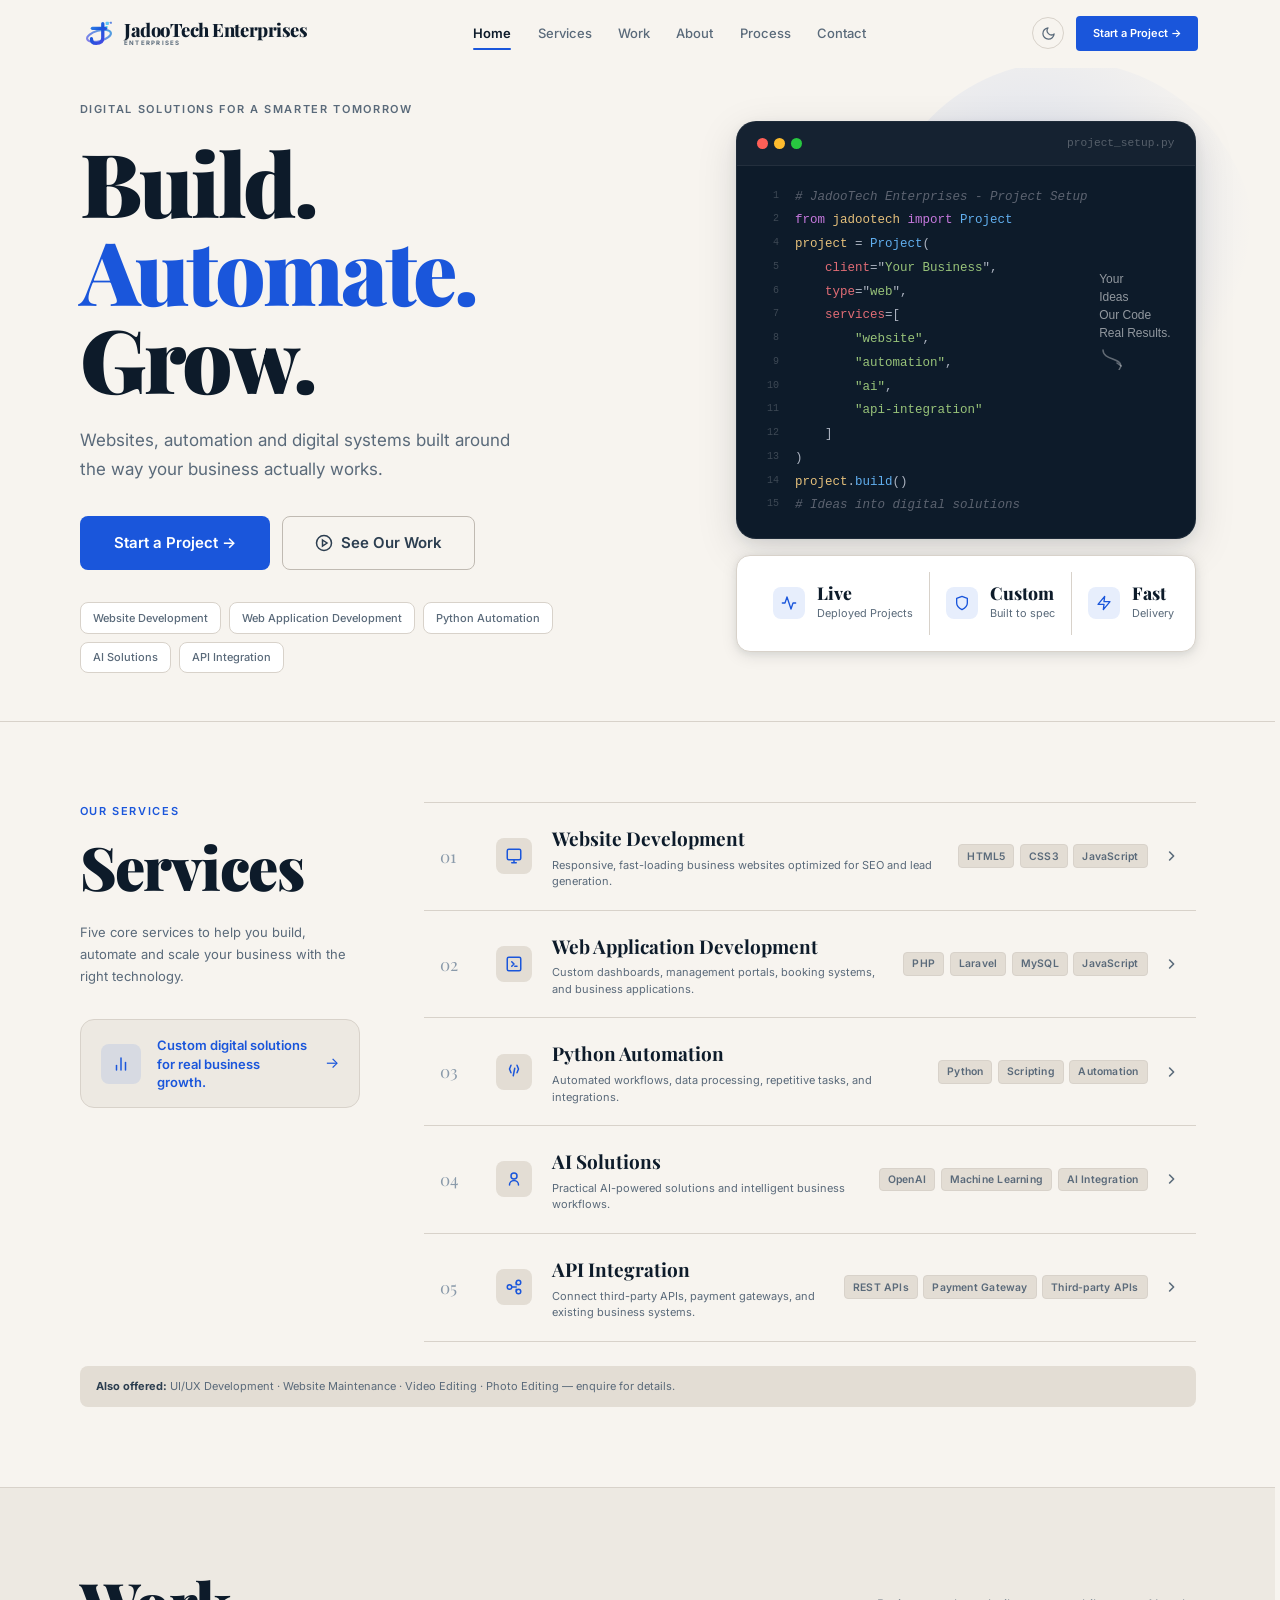
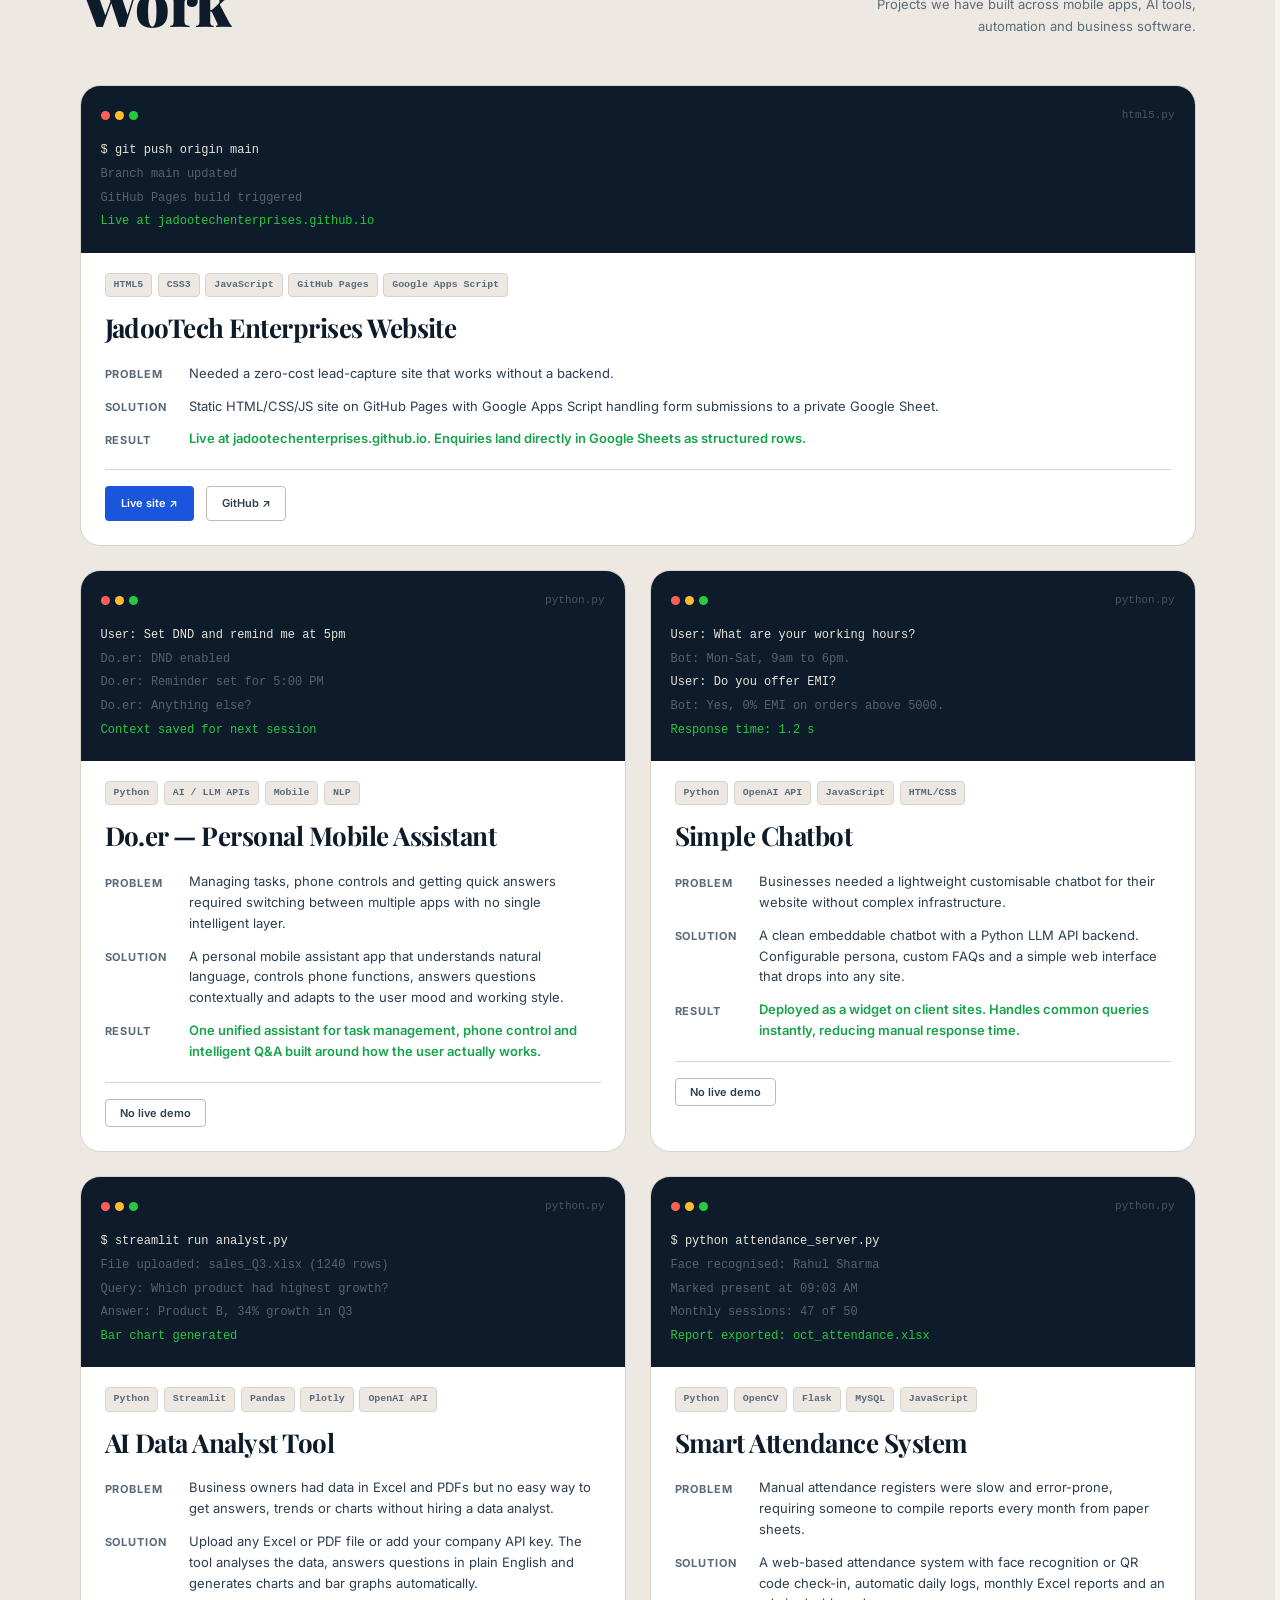
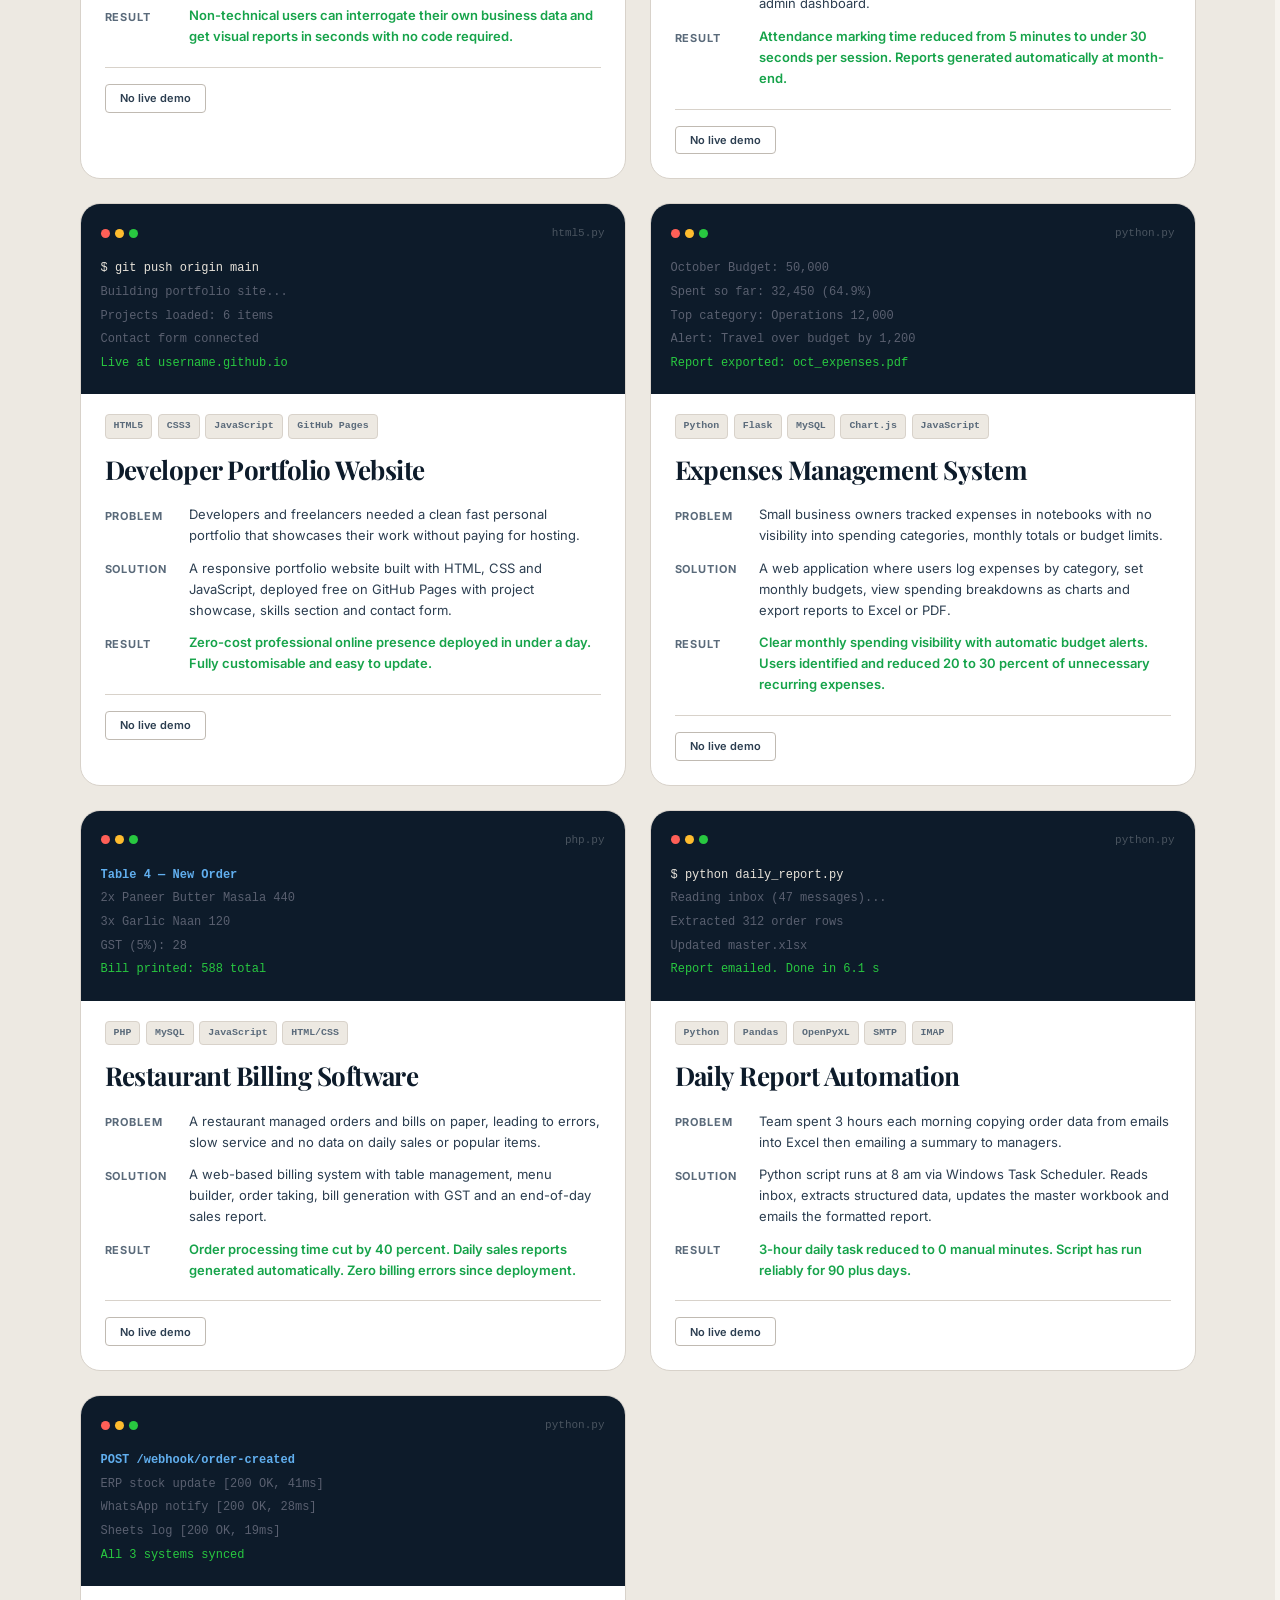
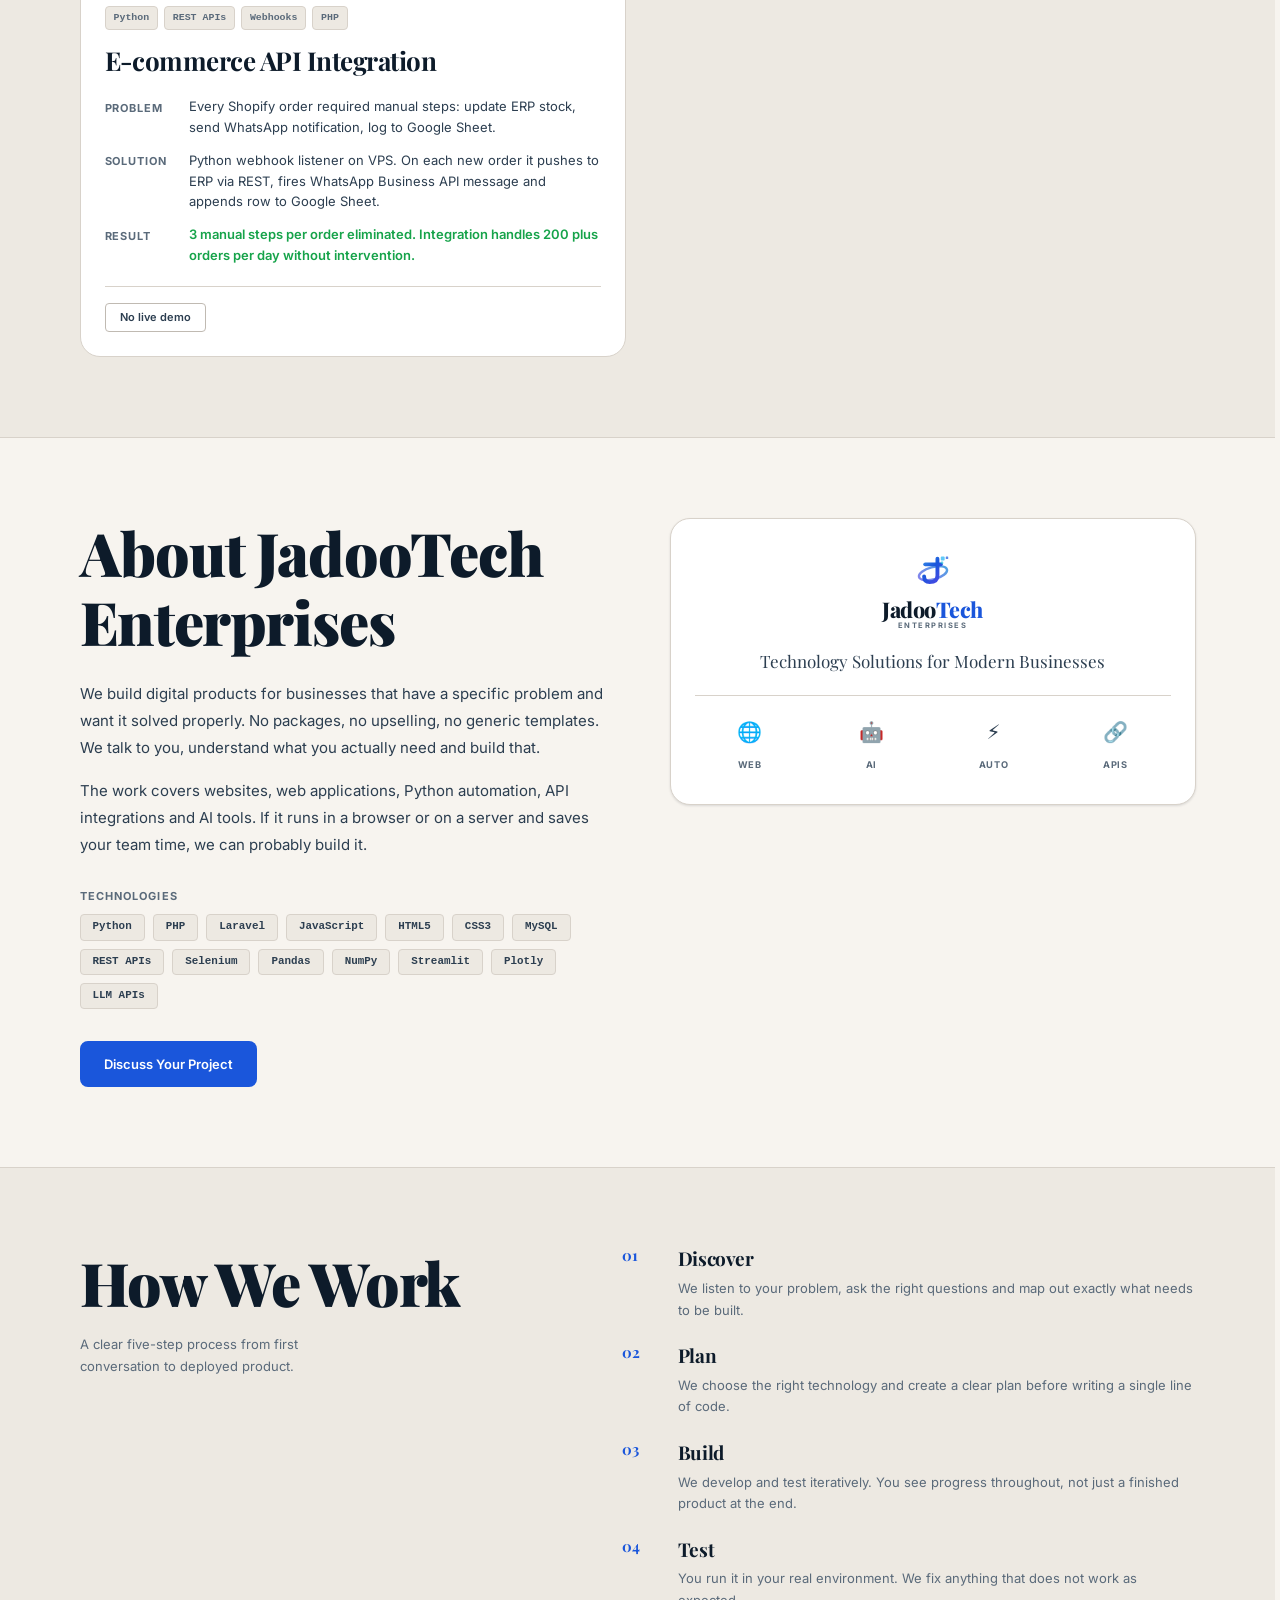
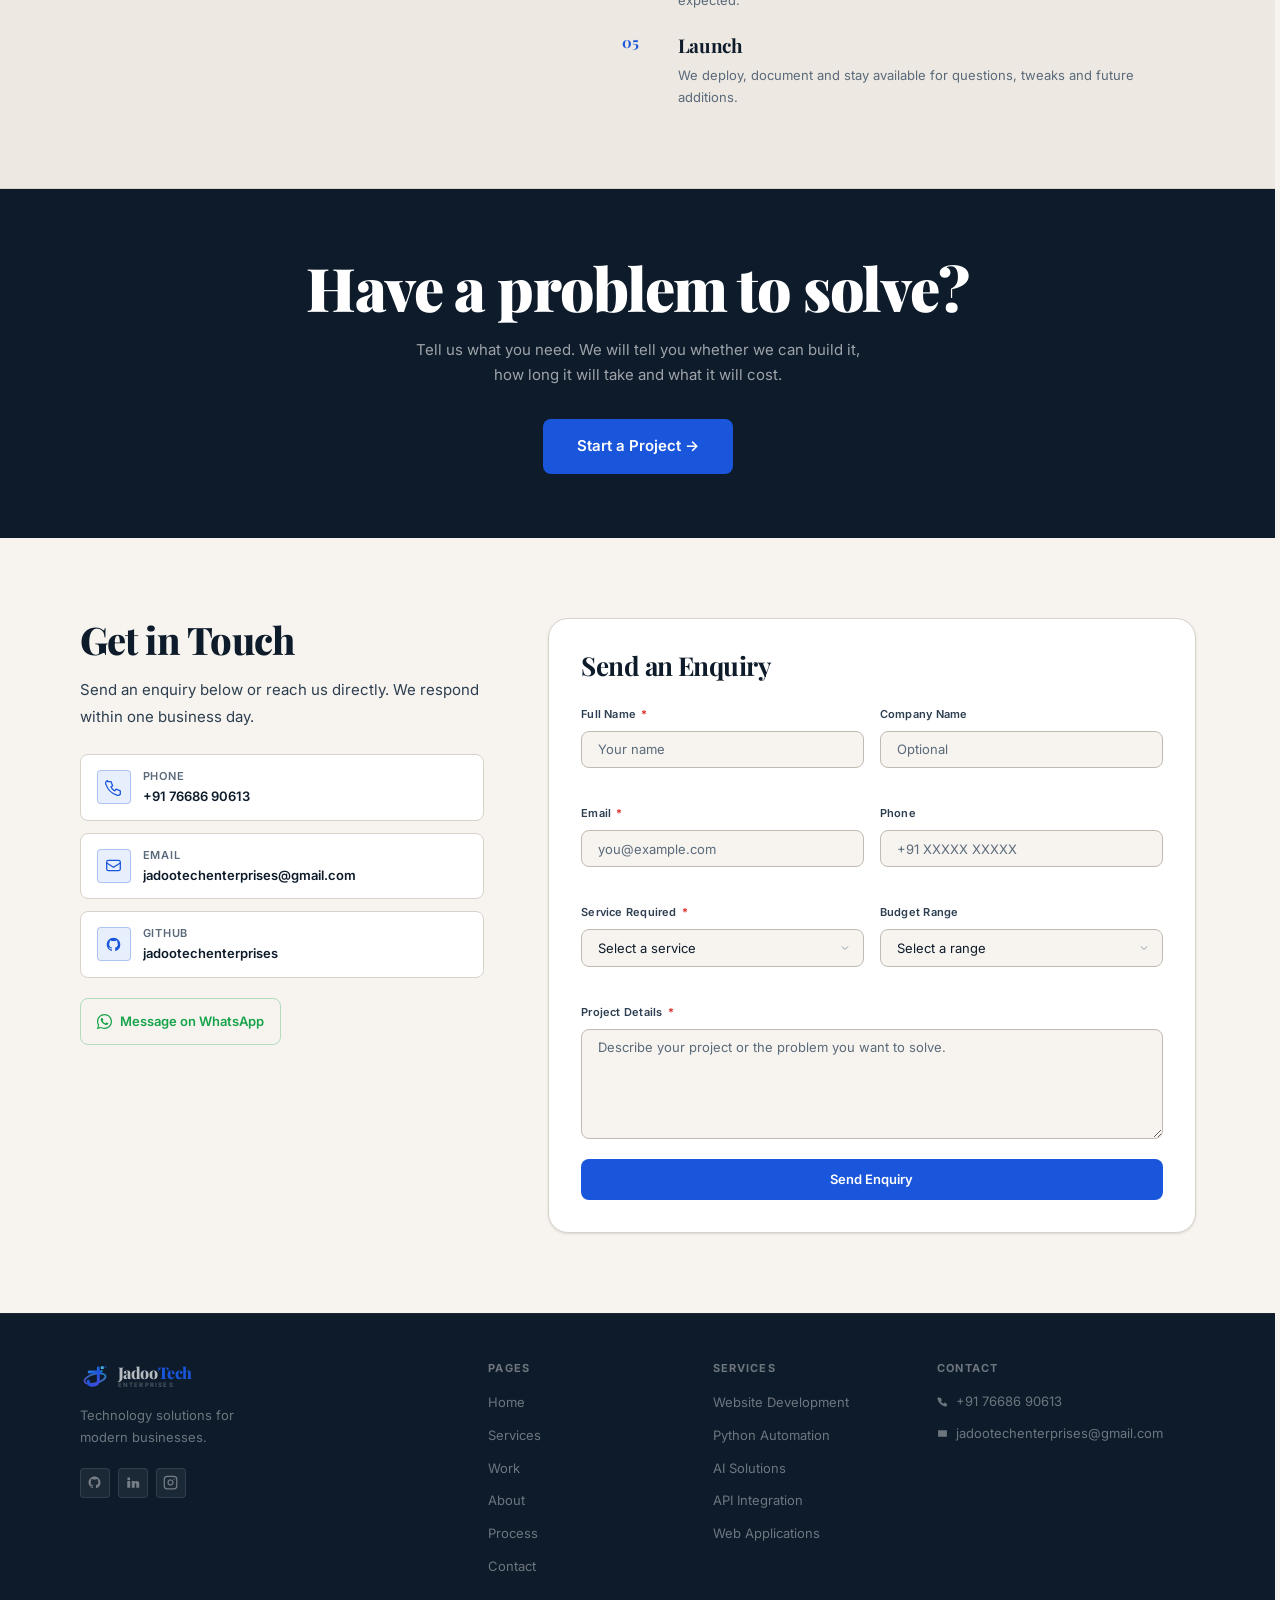
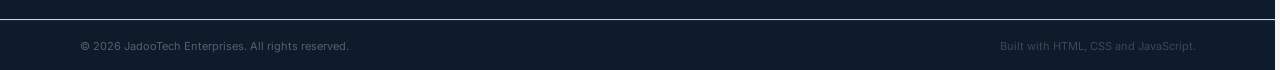
<file: index.html>
<!DOCTYPE html>
<html lang="en" data-theme="light">
<head>
  <meta charset="UTF-8"/>
  <meta name="viewport" content="width=device-width,initial-scale=1.0"/>
  <meta http-equiv="X-UA-Compatible" content="IE=edge"/>
  <!-- SEO — filled dynamically from data/site.json -->
  <title id="page-title">JadooTech Enterprises — Web Development, Automation &amp; AI Solutions</title>
  <meta name="description"    id="page-desc"      content="JadooTech Enterprises builds websites, web applications, Python automation systems and AI tools for small and growing businesses."/>
  <meta name="author"                              content="JadooTech Enterprises"/>
  <meta name="robots"                              content="index,follow"/>
  <link rel="canonical"       id="page-canonical"  href="https://jadootechenterprises.github.io/"/>
  <!-- OG -->
  <meta property="og:type"    content="website"/>
  <meta property="og:url"     id="og-url"          content="https://jadootechenterprises.github.io/"/>
  <meta property="og:title"   id="og-title"        content="JadooTech Enterprises — Web Development, Automation &amp; AI"/>
  <meta property="og:description" id="og-desc"     content="Websites, web applications, Python automation and AI tools built for real business problems."/>
  <meta property="og:image"   id="og-image"        content="https://jadootechenterprises.github.io/assets/logo/jadootech-logo.png"/>
  <meta property="og:site_name"                    content="JadooTech Enterprises"/>
  <!-- Twitter -->
  <meta name="twitter:card"   content="summary_large_image"/>
  <meta name="twitter:url"    id="tw-url"          content="https://jadootechenterprises.github.io/"/>
  <meta name="twitter:title"  id="tw-title"        content="JadooTech Enterprises — Web Development, Automation &amp; AI"/>
  <meta name="twitter:description" id="tw-desc"    content="Websites, web applications, Python automation and AI tools built for real business problems."/>
  <meta name="twitter:image"  id="tw-image"        content="https://jadootechenterprises.github.io/assets/logo/jadootech-logo.png"/>
  <!-- JSON-LD filled by JS -->
  <script type="application/ld+json" id="json-ld">
  {"@context":"https://schema.org","@type":"ProfessionalService","name":"JadooTech Enterprises","url":"https://jadootechenterprises.github.io/","logo":"https://jadootechenterprises.github.io/assets/logo/jadootech-logo.png","description":"Web development, Python automation, API integration and AI solutions for businesses.","email":"jadootechenterprises@gmail.com","telephone":"+917668690613","sameAs":["https://github.com/jadootechenterprises"],"serviceType":["Web Development","Python Automation","API Integration","AI Solutions"]}
  </script>
  <!-- Favicon -->
  <link rel="icon"              id="favicon"        type="image/png" href="assets/logo/jadootech-logo.png"/>
  <link rel="apple-touch-icon"  id="apple-icon"                      href="assets/logo/jadootech-logo.png"/>
  <!-- Fonts — display font loaded per settings.json -->
  <link rel="preconnect" href="https://fonts.googleapis.com"/>
  <link rel="preconnect" href="https://fonts.gstatic.com" crossorigin/>
  <link id="google-font-link" href="https://fonts.googleapis.com/css2?family=Playfair+Display:wght@700;800;900&family=Inter:wght@400;500;600;700&display=swap" rel="stylesheet"/>
  <link rel="stylesheet" href="assets/css/main.css"/>
</head>
<body>

<a class="skip-link" href="#main-content">Skip to main content</a>

<!-- ── NAVBAR ─────────────────────────────────────────────── -->
<header class="navbar" id="navbar" role="banner">
  <div class="nav-container">
    <a href="#home" class="nav-logo" id="nav-logo-link" aria-label="JadooTech Enterprises — home">
      <div class="jt-logo jt-logo--nav" id="nav-logo-inner">
        <!-- Logo SVG injected by JS; falls back to text if data fails -->
        <div class="jt-symbol" aria-hidden="true">
          <svg width="34" height="34" viewBox="0 0 36 36" fill="none">
            <defs>
              <linearGradient id="ng1" x1="0" y1="0" x2="36" y2="36" gradientUnits="userSpaceOnUse"><stop offset="0%" stop-color="#4FC3F7"/><stop offset="45%" stop-color="#1A56DB"/><stop offset="100%" stop-color="#7C3AED"/></linearGradient>
              <linearGradient id="ng2" x1="36" y1="0" x2="0" y2="36" gradientUnits="userSpaceOnUse"><stop offset="0%" stop-color="#06B6D4" stop-opacity=".9"/><stop offset="100%" stop-color="#7C3AED" stop-opacity=".7"/></linearGradient>
            </defs>
            <ellipse cx="18" cy="20" rx="13" ry="5.5" stroke="url(#ng2)" stroke-width="2.2" fill="none" stroke-linecap="round" transform="rotate(-15 18 20)"/>
            <path d="M22 7L22 22Q22 28 15 28Q10 28 10 23" stroke="url(#ng1)" stroke-width="3.5" stroke-linecap="round" stroke-linejoin="round" fill="none"/>
            <path d="M11 12L25 12" stroke="url(#ng1)" stroke-width="3.5" stroke-linecap="round"/>
            <rect x="25" y="5" width="3.5" height="3.5" rx=".8" fill="#4FC3F7" opacity=".9"/>
            <rect x="29.5" y="5" width="2.2" height="2.2" rx=".5" fill="#1A56DB" opacity=".7"/>
            <rect x="25" y="9.5" width="2.2" height="2.2" rx=".5" fill="#06B6D4" opacity=".6"/>
          </svg>
        </div>
        <div class="jt-wordmark">
          <div class="jt-name"><span class="jt-jadoo" id="nav-brand-name">JadooTech</span></div>
          <div class="jt-sub" id="nav-brand-sub">ENTERPRISES</div>
        </div>
      </div>
    </a>

    <nav class="nav-links" role="navigation" aria-label="Main navigation">
      <a href="#home"     class="nav-link">Home</a>
      <a href="#services" class="nav-link" id="nav-services">Services</a>
      <a href="#work"     class="nav-link" id="nav-work">Work</a>
      <a href="#about"    class="nav-link" id="nav-about">About</a>
      <a href="#process"  class="nav-link" id="nav-process">Process</a>
      <a href="#contact"  class="nav-link" id="nav-contact">Contact</a>
    </nav>

    <div class="nav-actions">
      <button class="theme-toggle" id="theme-toggle" aria-label="Toggle colour theme">
        <svg class="icon-moon" width="15" height="15" viewBox="0 0 24 24" fill="none" stroke="currentColor" stroke-width="2" stroke-linecap="round" stroke-linejoin="round" aria-hidden="true"><path d="M21 12.79A9 9 0 1 1 11.21 3 7 7 0 0 0 21 12.79z"/></svg>
        <svg class="icon-sun"  width="15" height="15" viewBox="0 0 24 24" fill="none" stroke="currentColor" stroke-width="2" stroke-linecap="round" stroke-linejoin="round" aria-hidden="true"><circle cx="12" cy="12" r="5"/><line x1="12" y1="1" x2="12" y2="3"/><line x1="12" y1="21" x2="12" y2="23"/><line x1="4.22" y1="4.22" x2="5.64" y2="5.64"/><line x1="18.36" y1="18.36" x2="19.78" y2="19.78"/><line x1="1" y1="12" x2="3" y2="12"/><line x1="21" y1="12" x2="23" y2="12"/><line x1="4.22" y1="19.78" x2="5.64" y2="18.36"/><line x1="18.36" y1="5.64" x2="19.78" y2="4.22"/></svg>
      </button>
      <a href="#contact" class="btn btn-primary btn-sm" id="nav-cta" data-open-modal onclick="openEnquiryModal(event)">Start a Project →</a>
      <button class="hamburger" id="hamburger" aria-label="Toggle mobile menu" aria-expanded="false" aria-controls="mobile-menu">
        <span class="hamburger-line"></span>
        <span class="hamburger-line"></span>
        <span class="hamburger-line"></span>
      </button>
    </div>
  </div>
  <nav class="mobile-menu" id="mobile-menu" aria-label="Mobile navigation" aria-hidden="true">
    <a href="#home"     class="mobile-link">Home</a>
    <a href="#services" class="mobile-link">Services</a>
    <a href="#work"     class="mobile-link">Work</a>
    <a href="#about"    class="mobile-link">About</a>
    <a href="#process"  class="mobile-link">Process</a>
    <a href="#contact"  class="mobile-link">Contact</a>
    <a href="#contact"  class="btn btn-primary mobile-cta" data-open-modal onclick="openEnquiryModal(event)">Start a Project</a>
  </nav>
</header>

<main id="main-content">

  <!-- ── HERO ─────────────────────────────────────────────── -->
  <section class="hero section--lg" id="home" aria-labelledby="hero-h1">
    <div class="container">
      <div class="hero-inner">
        <div class="hero-content reveal">
          <span class="hero-kicker" id="hero-kicker">Digital solutions for a smarter tomorrow</span>
          <h1 class="hero-h1" id="hero-h1">
            Build.<br>
            <span class="hl-blue" id="hero-headline-span">Automate.</span><br>
            Grow.
          </h1>
          <p class="hero-sub" id="hero-sub">Websites, automation and digital systems built around the way your business actually works.</p>
          <div class="hero-btns">
            <a href="#contact"  class="btn btn-primary btn-lg" id="hero-cta-primary" data-open-modal onclick="openEnquiryModal(event)">Start a Project →</a>
            <a href="#work"     class="btn btn-outline  btn-lg" id="hero-cta-secondary">
              <svg width="18" height="18" viewBox="0 0 24 24" fill="none" stroke="currentColor" stroke-width="2" aria-hidden="true"><circle cx="12" cy="12" r="10"/><polygon points="10 8 16 12 10 16 10 8"/></svg>
              See Our Work
            </a>
          </div>
          <div class="hero-tags" id="hero-tags" aria-label="Core services">
            <!-- Populated from home.json -->
            <a href="#services" class="hero-tag"><svg width="13" height="13" viewBox="0 0 16 16" fill="none" aria-hidden="true"><rect x="1" y="2" width="14" height="10" rx="1.5" stroke="currentColor" stroke-width="1.3" fill="none"/><path d="M5 14H11M8 12V14" stroke="currentColor" stroke-width="1.3" stroke-linecap="round"/></svg>Website Development</a>
            <a href="#services" class="hero-tag"><svg width="13" height="13" viewBox="0 0 16 16" fill="none" aria-hidden="true"><rect x="2" y="2" width="12" height="12" rx="2" stroke="currentColor" stroke-width="1.3" fill="none"/><path d="M5 6l3 3 3-3" stroke="currentColor" stroke-width="1.3" stroke-linecap="round" stroke-linejoin="round"/></svg>Web Application Development</a>
            <a href="#services" class="hero-tag"><svg width="13" height="13" viewBox="0 0 16 16" fill="none" aria-hidden="true"><path d="M4 3L2 8L4 13M12 3L14 8L12 13M7 11L9 5" stroke="currentColor" stroke-width="1.3" stroke-linecap="round" stroke-linejoin="round"/></svg>Python Automation</a>
            <a href="#services" class="hero-tag"><svg width="13" height="13" viewBox="0 0 16 16" fill="none" aria-hidden="true"><circle cx="8" cy="7" r="3" stroke="currentColor" stroke-width="1.3" fill="none"/><path d="M4 14c0-2.2 1.8-4 4-4s4 1.8 4 4" stroke="currentColor" stroke-width="1.3" stroke-linecap="round"/></svg>AI Solutions</a>
            <a href="#services" class="hero-tag"><svg width="13" height="13" viewBox="0 0 16 16" fill="none" aria-hidden="true"><circle cx="4" cy="8" r="2.5" stroke="currentColor" stroke-width="1.3" fill="none"/><circle cx="12" cy="4" r="2.5" stroke="currentColor" stroke-width="1.3" fill="none"/><circle cx="12" cy="12" r="2.5" stroke="currentColor" stroke-width="1.3" fill="none"/><path d="M6.5 8H9.5M9.5 4V6M9.5 10V12" stroke="currentColor" stroke-width="1.3"/></svg>API Integration</a>
          </div>
        </div>

        <div class="hero-visual reveal reveal-delay-1" aria-hidden="true">
          <div class="hero-blob"></div>
          <div class="code-card">
            <div class="cc-titlebar">
              <div class="cc-dots"><span class="cc-dot r"></span><span class="cc-dot y"></span><span class="cc-dot g"></span></div>
              <span class="cc-filename">project_setup.py</span>
            </div>
            <div class="cc-body">
              <div class="cc-line"><span class="lc-comment"># JadooTech Enterprises - Project Setup</span></div>
              <div class="cc-line"><span class="lc-kw">from</span> <span class="lc-var">jadootech</span> <span class="lc-kw">import</span> <span class="lc-fn">Project</span></div>
              <div class="cc-line cc-line-blank"></div>
              <div class="cc-line"><span class="lc-var">project</span><span class="lc-punc"> = </span><span class="lc-fn">Project</span><span class="lc-punc">(</span></div>
              <div class="cc-line"><span class="lc-prop">    client</span><span class="lc-punc">="</span><span class="lc-str">Your Business</span><span class="lc-punc">",</span></div>
              <div class="cc-line"><span class="lc-prop">    type</span><span class="lc-punc">="</span><span class="lc-str">web</span><span class="lc-punc">",</span></div>
              <div class="cc-line"><span class="lc-prop">    services</span><span class="lc-punc">=[</span></div>
              <div class="cc-line"><span class="lc-str">        "website"</span><span class="lc-punc">,</span></div>
              <div class="cc-line"><span class="lc-str">        "automation"</span><span class="lc-punc">,</span></div>
              <div class="cc-line"><span class="lc-str">        "ai"</span><span class="lc-punc">,</span></div>
              <div class="cc-line"><span class="lc-str">        "api-integration"</span></div>
              <div class="cc-line"><span class="lc-punc">    ]</span></div>
              <div class="cc-line"><span class="lc-punc">)</span></div>
              <div class="cc-line"><span class="lc-var">project</span><span class="lc-punc">.</span><span class="lc-fn">build</span><span class="lc-punc">()</span></div>
              <div class="cc-line"><span class="lc-comment"># Ideas into digital solutions</span></div>
            </div>
            <div class="cc-annotation" aria-hidden="true">Your<br>Ideas<br>Our Code<br>Real Results.
              <svg width="28" height="24" viewBox="0 0 28 24" fill="none" stroke="currentColor" stroke-width="1.5" stroke-linecap="round"><path d="M4 4 C4 14 22 12 22 20"/><path d="M18 17 L22 20 L20 24"/></svg>
            </div>
          </div>
          <div class="metrics-card" id="metrics-card">
            <div class="metric">
              <div class="metric-icon" aria-hidden="true"><svg width="16" height="16" viewBox="0 0 24 24" fill="none" stroke="currentColor" stroke-width="2" stroke-linecap="round" stroke-linejoin="round"><polyline points="22 12 18 12 15 21 9 3 6 12 2 12"/></svg></div>
              <div class="metric-body"><div class="metric-val" id="m0-val">Live</div><div class="metric-lbl" id="m0-lbl">Deployed Projects</div></div>
            </div>
            <div class="metric-sep" aria-hidden="true"></div>
            <div class="metric">
              <div class="metric-icon" aria-hidden="true"><svg width="16" height="16" viewBox="0 0 24 24" fill="none" stroke="currentColor" stroke-width="2" stroke-linecap="round" stroke-linejoin="round"><path d="M12 22s8-4 8-10V5l-8-3-8 3v7c0 6 8 10 8 10z"/></svg></div>
              <div class="metric-body"><div class="metric-val" id="m1-val">Custom</div><div class="metric-lbl" id="m1-lbl">Built to spec</div></div>
            </div>
            <div class="metric-sep" aria-hidden="true"></div>
            <div class="metric">
              <div class="metric-icon" aria-hidden="true"><svg width="16" height="16" viewBox="0 0 24 24" fill="none" stroke="currentColor" stroke-width="2" stroke-linecap="round" stroke-linejoin="round"><polygon points="13 2 3 14 12 14 11 22 21 10 12 10 13 2"/></svg></div>
              <div class="metric-body"><div class="metric-val" id="m2-val">Fast</div><div class="metric-lbl" id="m2-lbl">Delivery</div></div>
            </div>
          </div>
        </div>
      </div>
    </div>
  </section>

  <hr class="rule"/>

  <!-- ── SERVICES ───────────────────────────────────────────── -->
  <section class="services-section section" id="services" aria-labelledby="svc-heading">
    <div class="container">
      <div class="svc-layout">
        <div class="svc-left reveal">
          <p class="svc-kicker"    id="svc-kicker">Our Services</p>
          <h2 class="svc-heading"  id="svc-heading">Services</h2>
          <p class="svc-sub"       id="svc-sub">Five core services to help you build, automate and scale your business with the right technology.</p>
          <a href="#contact" class="svc-promo" data-open-modal onclick="openEnquiryModal(event)">
            <div class="svc-promo-icon" aria-hidden="true">
              <svg width="18" height="18" viewBox="0 0 24 24" fill="none" stroke="currentColor" stroke-width="2" stroke-linecap="round" stroke-linejoin="round"><line x1="18" y1="20" x2="18" y2="10"/><line x1="12" y1="20" x2="12" y2="4"/><line x1="6" y1="20" x2="6" y2="14"/></svg>
            </div>
            <span class="svc-promo-text">Custom digital solutions<br>for real business growth.</span>
            <span class="svc-promo-arrow" aria-hidden="true">→</span>
          </a>
        </div>
        <div class="svc-rows reveal reveal-delay-1" id="services-list" role="list">
          <!-- Populated from services.json -->
          <noscript><p style="padding:1rem;color:#666">Please enable JavaScript to view services.</p></noscript>
        </div>
      </div>
      <div class="svc-also reveal" style="margin-top:var(--s6)" id="svc-also">
        <strong>Also offered:</strong> UI/UX Development · Website Maintenance · Video Editing · Photo Editing — <a href="#contact" class="link">enquire for details</a>.
      </div>
    </div>
  </section>

  <hr class="rule"/>

  <!-- ── WORK ───────────────────────────────────────────────── -->
  <section class="work-section section section--alt" id="work" aria-labelledby="work-heading">
    <div class="container">
      <div class="work-header reveal">
        <h2 class="work-heading" id="work-heading">Work</h2>
        <p class="work-sub" id="work-sub">Three projects that are live or recently completed. Each one started with a real business problem.</p>
      </div>
      <div class="work-grid" id="projects-list">
        <noscript><p style="padding:1rem;color:#666">Please enable JavaScript to view projects.</p></noscript>
      </div>
    </div>
  </section>

  <hr class="rule"/>

  <!-- ── ABOUT ──────────────────────────────────────────────── -->
  <section class="about-section section" id="about" aria-labelledby="about-heading">
    <div class="container">
      <div class="about-inner">
        <div class="reveal">
          <h2 class="about-heading" id="about-heading">About JadooTech Enterprises</h2>
          <div id="about-paragraphs">
            <p class="about-text">We build digital products for businesses that have a specific problem and want it solved properly. No packages, no upselling, no generic templates. We talk to you, understand what you actually need and build that.</p>
            <p class="about-text">The work covers websites, web applications, Python automation, API integrations and AI tools. If it runs in a browser or on a server and saves your team time, we can probably build it.</p>
          </div>
          <div class="tech-cluster">
            <h4>Technologies</h4>
            <div class="tech-tags" id="tech-tags-about">
              <!-- Populated from tools.json -->
            </div>
          </div>
          <div style="margin-top:var(--s8)">
            <a href="#contact" class="btn btn-primary" id="about-cta" data-open-modal onclick="openEnquiryModal(event)">Discuss Your Project</a>
          </div>
        </div>
        <div class="reveal reveal-delay-1" aria-hidden="true">
          <div class="about-card">
            <div class="about-logo-wrap">
              <div class="jt-logo jt-logo--about">
                <div class="jt-symbol">
                  <svg width="40" height="40" viewBox="0 0 36 36" fill="none">
                    <defs>
                      <linearGradient id="ag1" x1="0" y1="0" x2="36" y2="36" gradientUnits="userSpaceOnUse"><stop offset="0%" stop-color="#4FC3F7"/><stop offset="45%" stop-color="#1A56DB"/><stop offset="100%" stop-color="#7C3AED"/></linearGradient>
                      <linearGradient id="ag2" x1="36" y1="0" x2="0" y2="36" gradientUnits="userSpaceOnUse"><stop offset="0%" stop-color="#06B6D4" stop-opacity=".9"/><stop offset="100%" stop-color="#7C3AED" stop-opacity=".7"/></linearGradient>
                    </defs>
                    <ellipse cx="18" cy="20" rx="13" ry="5.5" stroke="url(#ag2)" stroke-width="2.2" fill="none" stroke-linecap="round" transform="rotate(-15 18 20)"/>
                    <path d="M22 7L22 22Q22 28 15 28Q10 28 10 23" stroke="url(#ag1)" stroke-width="3.5" stroke-linecap="round" stroke-linejoin="round" fill="none"/>
                    <path d="M11 12L25 12" stroke="url(#ag1)" stroke-width="3.5" stroke-linecap="round"/>
                    <rect x="25" y="5" width="3.5" height="3.5" rx=".8" fill="#4FC3F7" opacity=".9"/>
                    <rect x="29.5" y="5" width="2.2" height="2.2" rx=".5" fill="#1A56DB" opacity=".7"/>
                    <rect x="25" y="9.5" width="2.2" height="2.2" rx=".5" fill="#06B6D4" opacity=".6"/>
                  </svg>
                </div>
                <div class="jt-wordmark">
                  <div class="jt-name"><span class="jt-jadoo">Jadoo</span><span class="jt-tech">Tech</span></div>
                  <div class="jt-sub">ENTERPRISES</div>
                </div>
              </div>
            </div>
            <p class="about-card-tagline" id="about-card-tagline">Technology Solutions<br>for Modern Businesses</p>
            <div class="about-divider"></div>
            <div class="about-pillars">
              <div class="ab-pillar"><span class="ab-icon">🌐</span><span class="ab-label">Web</span></div>
              <div class="ab-pillar"><span class="ab-icon">🤖</span><span class="ab-label">AI</span></div>
              <div class="ab-pillar"><span class="ab-icon">⚡</span><span class="ab-label">Auto</span></div>
              <div class="ab-pillar"><span class="ab-icon">🔗</span><span class="ab-label">APIs</span></div>
            </div>
          </div>
        </div>
      </div>
    </div>
  </section>

  <hr class="rule"/>

  <!-- ── PROCESS ─────────────────────────────────────────────── -->
  <section class="process-section section section--alt" id="process" aria-labelledby="process-heading">
    <div class="container">
      <div class="process-inner">
        <div class="process-left reveal">
          <h2 id="process-heading">How We Work</h2>
          <p id="process-subtext">A clear five-step process from first conversation to deployed product.</p>
        </div>
        <ol class="process-steps" id="process-steps">
          <!-- Populated from process.json -->
          <li class="process-step reveal"><span class="ps-num" aria-hidden="true">01</span><div><h3 class="ps-title">Discover</h3><p class="ps-desc">We listen to your problem, ask the right questions and map out exactly what needs to be built.</p></div></li>
          <li class="process-step reveal reveal-delay-1"><span class="ps-num" aria-hidden="true">02</span><div><h3 class="ps-title">Plan</h3><p class="ps-desc">We choose the right technology and create a clear plan before writing a single line of code.</p></div></li>
          <li class="process-step reveal reveal-delay-2"><span class="ps-num" aria-hidden="true">03</span><div><h3 class="ps-title">Build</h3><p class="ps-desc">We develop and test iteratively. You see progress throughout, not just a finished product at the end.</p></div></li>
          <li class="process-step reveal reveal-delay-3"><span class="ps-num" aria-hidden="true">04</span><div><h3 class="ps-title">Test</h3><p class="ps-desc">You run it in your real environment. We fix anything that does not work as expected.</p></div></li>
          <li class="process-step reveal"><span class="ps-num" aria-hidden="true">05</span><div><h3 class="ps-title">Launch</h3><p class="ps-desc">We deploy, document and stay available for questions, tweaks and future additions.</p></div></li>
        </ol>
      </div>
    </div>
  </section>

  <hr class="rule"/>

  <!-- ── CTA ────────────────────────────────────────────────── -->
  <section class="cta-section" aria-label="Start a project">
    <div class="container cta-inner">
      <div class="cta-content reveal">
        <div class="cta-orb" aria-hidden="true"></div>
        <h2 class="cta-heading" id="cta-heading">Have a problem to solve?</h2>
        <p class="cta-desc" id="cta-desc">Tell us what you need. We will tell you whether we can build it, how long it will take and what it will cost.</p>
        <a href="#contact" class="btn btn-primary btn-lg" data-open-modal onclick="openEnquiryModal(event)">Start a Project →</a>
      </div>
    </div>
  </section>

  <!-- ── CONTACT ─────────────────────────────────────────────── -->
  <section class="contact-section section" id="contact" aria-labelledby="contact-heading">
    <div class="container contact-inner">
      <div class="contact-info reveal">
        <h2 id="contact-heading">Get in Touch</h2>
        <p class="contact-desc">Send an enquiry below or reach us directly. We respond within one business day.</p>
        <div class="contact-details">
          <a href="tel:+917668690613" class="contact-item" id="contact-phone-link" aria-label="Call us">
            <div class="ci-icon" aria-hidden="true"><svg width="17" height="17" viewBox="0 0 20 20" fill="none"><path d="M3 3h4l2 5-2 1.5C8.065 11.564 9.436 12.935 11.5 14L13 12l5 2v4s-2 2-4 1C7.448 16.896 3.104 12.552 1 6c-1-2 1-4 2-4z" stroke="currentColor" stroke-width="1.5" fill="none" stroke-linejoin="round"/></svg></div>
            <div class="ci-text"><span class="ci-label">Phone</span><span class="ci-value" id="contact-phone-val">+91 76686 90613</span></div>
          </a>
          <a href="mailto:jadootechenterprises@gmail.com" class="contact-item" id="contact-email-link" aria-label="Email us">
            <div class="ci-icon" aria-hidden="true"><svg width="17" height="17" viewBox="0 0 20 20" fill="none"><rect x="2" y="4" width="16" height="12" rx="2" stroke="currentColor" stroke-width="1.5" fill="none"/><path d="M2 7l8 5 8-5" stroke="currentColor" stroke-width="1.5" stroke-linecap="round"/></svg></div>
            <div class="ci-text"><span class="ci-label">Email</span><span class="ci-value" id="contact-email-val">jadootechenterprises@gmail.com</span></div>
          </a>
          <a href="https://github.com/jadootechenterprises" target="_blank" rel="noopener noreferrer" class="contact-item" id="contact-github-link" aria-label="GitHub">
            <div class="ci-icon" aria-hidden="true"><svg width="17" height="17" viewBox="0 0 20 20" fill="currentColor"><path d="M10 2C5.58 2 2 5.58 2 10c0 3.54 2.29 6.53 5.47 7.59.4.07.55-.17.55-.38 0-.19-.01-.82-.01-1.49-2 .37-2.53-.49-2.69-.94-.09-.23-.48-.94-.82-1.13-.28-.15-.68-.52-.01-.53.63-.01 1.08.58 1.23.82.72 1.21 1.87.87 2.33.66.07-.52.28-.87.51-1.07-1.78-.2-3.64-.89-3.64-3.95 0-.87.31-1.59.82-2.15-.08-.2-.36-1.02.08-2.12 0 0 .67-.21 2.2.82.64-.18 1.32-.27 2-.27.68 0 1.36.09 2 .27 1.53-1.04 2.2-.82 2.2-.82.44 1.1.16 1.92.08 2.12.51.56.82 1.27.82 2.15 0 3.07-1.87 3.75-3.65 3.95.29.25.54.73.54 1.48 0 1.07-.01 1.93-.01 2.2 0 .21.15.46.55.38A8.013 8.013 0 0018 10c0-4.42-3.58-8-8-8z"/></svg></div>
            <div class="ci-text"><span class="ci-label">GitHub</span><span class="ci-value">jadootechenterprises</span></div>
          </a>
        </div>
        <a href="https://wa.me/917668690613?text=Hi%2C+I+want+to+discuss+a+project." target="_blank" rel="noopener noreferrer" class="wa-link" id="wa-link" aria-label="WhatsApp">
          <svg width="15" height="15" viewBox="0 0 24 24" fill="currentColor" aria-hidden="true"><path d="M17.472 14.382c-.297-.149-1.758-.867-2.03-.967-.273-.099-.471-.148-.67.15-.197.297-.767.966-.94 1.164-.173.199-.347.223-.644.075-.297-.15-1.255-.463-2.39-1.475-.883-.788-1.48-1.761-1.653-2.059-.173-.297-.018-.458.13-.606.134-.133.298-.347.446-.52.149-.174.198-.298.298-.497.099-.198.05-.371-.025-.52-.075-.149-.669-1.612-.916-2.207-.242-.579-.487-.5-.669-.51-.173-.008-.371-.01-.57-.01-.198 0-.52.074-.792.372-.272.297-1.04 1.016-1.04 2.479 0 1.462 1.065 2.875 1.213 3.074.149.198 2.096 3.2 5.077 4.487.709.306 1.262.489 1.694.625.712.227 1.36.195 1.871.118.571-.085 1.758-.719 2.006-1.413.248-.694.248-1.289.173-1.413-.074-.124-.272-.198-.57-.347z"/><path d="M12 0C5.373 0 0 5.373 0 12c0 2.127.558 4.126 1.533 5.859L.057 23.012a.75.75 0 00.931.931l5.153-1.476A11.944 11.944 0 0012 24c6.627 0 12-5.373 12-12S18.627 0 12 0zm0 22c-1.9 0-3.7-.5-5.25-1.38l-.38-.22-3.94 1.03 1.05-3.84-.24-.38A9.97 9.97 0 012 12C2 6.48 6.48 2 12 2s10 4.48 10 10-4.48 10-10 10z"/></svg>
          Message on WhatsApp
        </a>
      </div>

      <div class="contact-form-wrap reveal reveal-delay-1">
        <form id="contact-form" novalidate aria-label="Project enquiry form">
          <div class="form-honeypot" aria-hidden="true">
            <label for="hp-website">Website</label>
            <input type="text" id="hp-website" name="website" tabindex="-1" autocomplete="off"/>
          </div>
          <h3 class="form-title">Send an Enquiry</h3>
          <div class="form-row">
            <div class="form-group">
              <label for="fullName" class="form-label">Full Name <span class="required" aria-hidden="true">*</span></label>
              <input type="text" id="fullName" name="fullName" class="form-input" placeholder="Your name" required autocomplete="name" aria-required="true"/>
            </div>
            <div class="form-group">
              <label for="companyName" class="form-label">Company Name</label>
              <input type="text" id="companyName" name="companyName" class="form-input" placeholder="Optional" autocomplete="organization"/>
            </div>
          </div>
          <div class="form-row">
            <div class="form-group">
              <label for="email" class="form-label">Email <span class="required" aria-hidden="true">*</span></label>
              <input type="email" id="email" name="email" class="form-input" placeholder="you@example.com" required autocomplete="email" aria-required="true"/>
            </div>
            <div class="form-group">
              <label for="phone" class="form-label">Phone</label>
              <input type="tel" id="phone" name="phone" class="form-input" placeholder="+91 XXXXX XXXXX" autocomplete="tel"/>
            </div>
          </div>
          <div class="form-row">
            <div class="form-group">
              <label for="serviceRequired" class="form-label">Service Required <span class="required" aria-hidden="true">*</span></label>
              <select id="serviceRequired" name="serviceRequired" class="form-select" required aria-required="true">
                <option value="" disabled selected>Select a service</option>
                <option value="Website Development">Website Development</option>
                <option value="Web Application Development">Web Application Development</option>
                <option value="Python Automation">Python Automation</option>
                <option value="API Integration">API Integration</option>
                <option value="Business Automation">Business Automation</option>
                <option value="AI Solutions">AI Solutions</option>
                <option value="UI/UX Development">UI/UX Development</option>
                <option value="Website Maintenance">Website Maintenance</option>
                <option value="Video Editing">Video Editing</option>
                <option value="Photo Editing">Photo Editing</option>
                <option value="Other">Other</option>
              </select>
            </div>
            <div class="form-group">
              <label for="budget" class="form-label">Budget Range</label>
              <select id="budget" name="budget" class="form-select">
                <option value="" disabled selected>Select a range</option>
                <option value="Under ₹10,000">Under ₹10,000</option>
                <option value="₹10,000 – ₹25,000">₹10,000 – ₹25,000</option>
                <option value="₹25,000 – ₹50,000">₹25,000 – ₹50,000</option>
                <option value="₹50,000 – ₹1,00,000">₹50,000 – ₹1,00,000</option>
                <option value="Above ₹1,00,000">Above ₹1,00,000</option>
                <option value="To Be Discussed">To Be Discussed</option>
              </select>
            </div>
          </div>
          <div class="form-group" style="margin-bottom:var(--s5)">
            <label for="projectDetails" class="form-label">Project Details <span class="required" aria-hidden="true">*</span></label>
            <textarea id="projectDetails" name="projectDetails" class="form-textarea" rows="5" placeholder="Describe your project or the problem you want to solve." required aria-required="true"></textarea>
          </div>
          <div class="form-message form-success" id="form-success" role="alert" aria-live="polite" hidden>
            <span class="msg-icon" aria-hidden="true">✓</span>
            Your enquiry has been received. We will get back to you shortly.
          </div>
          <div class="form-message form-error" id="form-error" role="alert" aria-live="polite" hidden>
            <span class="msg-icon" aria-hidden="true">!</span>
            <span id="error-text">Something went wrong. Please try again or email us at <a href="mailto:jadootechenterprises@gmail.com">jadootechenterprises@gmail.com</a>.</span>
          </div>
          <button type="submit" class="btn btn-primary btn-full" id="submit-btn" aria-label="Submit enquiry">
            <span id="btn-text">Send Enquiry</span>
            <span id="btn-spinner" class="btn-spinner" hidden aria-hidden="true"></span>
          </button>
        </form>
      </div>
    </div>
  </section>

</main>

<!-- ── FOOTER ──────────────────────────────────────────────── -->
<footer class="footer" role="contentinfo">
  <div class="footer-top">
    <div class="container footer-grid">
      <div class="footer-brand">
        <a href="#home" aria-label="JadooTech Enterprises home">
          <div class="jt-logo jt-logo--footer">
            <div class="jt-symbol" aria-hidden="true">
              <svg width="30" height="30" viewBox="0 0 36 36" fill="none">
                <defs>
                  <linearGradient id="fg1" x1="0" y1="0" x2="36" y2="36" gradientUnits="userSpaceOnUse"><stop offset="0%" stop-color="#4FC3F7"/><stop offset="45%" stop-color="#1A56DB"/><stop offset="100%" stop-color="#7C3AED"/></linearGradient>
                  <linearGradient id="fg2" x1="36" y1="0" x2="0" y2="36" gradientUnits="userSpaceOnUse"><stop offset="0%" stop-color="#06B6D4" stop-opacity=".9"/><stop offset="100%" stop-color="#7C3AED" stop-opacity=".7"/></linearGradient>
                </defs>
                <ellipse cx="18" cy="20" rx="13" ry="5.5" stroke="url(#fg2)" stroke-width="2.2" fill="none" stroke-linecap="round" transform="rotate(-15 18 20)"/>
                <path d="M22 7L22 22Q22 28 15 28Q10 28 10 23" stroke="url(#fg1)" stroke-width="3.5" stroke-linecap="round" stroke-linejoin="round" fill="none"/>
                <path d="M11 12L25 12" stroke="url(#fg1)" stroke-width="3.5" stroke-linecap="round"/>
                <rect x="25" y="5" width="3.5" height="3.5" rx=".8" fill="#4FC3F7" opacity=".9"/>
                <rect x="29.5" y="5" width="2.2" height="2.2" rx=".5" fill="#1A56DB" opacity=".7"/>
                <rect x="25" y="9.5" width="2.2" height="2.2" rx=".5" fill="#06B6D4" opacity=".6"/>
              </svg>
            </div>
            <div class="jt-wordmark">
              <div class="jt-name"><span class="jt-jadoo">Jadoo</span><span class="jt-tech">Tech</span></div>
              <div class="jt-sub">ENTERPRISES</div>
            </div>
          </div>
        </a>
        <p class="footer-tagline" id="footer-tagline">Technology solutions for modern businesses.</p>
        <div class="footer-socials" id="footer-socials">
          <a href="https://github.com/jadootechenterprises" target="_blank" rel="noopener noreferrer" class="social-link" aria-label="GitHub">
            <svg width="15" height="15" viewBox="0 0 20 20" fill="currentColor" aria-hidden="true"><path d="M10 2C5.58 2 2 5.58 2 10c0 3.54 2.29 6.53 5.47 7.59.4.07.55-.17.55-.38 0-.19-.01-.82-.01-1.49-2 .37-2.53-.49-2.69-.94-.09-.23-.48-.94-.82-1.13-.28-.15-.68-.52-.01-.53.63-.01 1.08.58 1.23.82.72 1.21 1.87.87 2.33.66.07-.52.28-.87.51-1.07-1.78-.2-3.64-.89-3.64-3.95 0-.87.31-1.59.82-2.15-.08-.2-.36-1.02.08-2.12 0 0 .67-.21 2.2.82.64-.18 1.32-.27 2-.27.68 0 1.36.09 2 .27 1.53-1.04 2.2-.82 2.2-.82.44 1.1.16 1.92.08 2.12.51.56.82 1.27.82 2.15 0 3.07-1.87 3.75-3.65 3.95.29.25.54.73.54 1.48 0 1.07-.01 1.93-.01 2.2 0 .21.15.46.55.38A8.013 8.013 0 0018 10c0-4.42-3.58-8-8-8z"/></svg>
          </a>
          <a href="https://linkedin.com/company/jadootechenterprises" target="_blank" rel="noopener noreferrer" class="social-link" aria-label="LinkedIn">
            <svg width="15" height="15" viewBox="0 0 20 20" fill="currentColor" aria-hidden="true"><path d="M5 3a2 2 0 100 4 2 2 0 000-4zM3 8h4v9H3V8zm6 0h4v1.4c.6-.9 1.7-1.4 3-1.4 2.2 0 3 1.7 3 4v5h-4v-4.5c0-1.1-.4-1.5-1.2-1.5-.8 0-.8.6-.8 1.5V17H9V8z"/></svg>
          </a>
          <a href="https://instagram.com/jadootechenterprises" target="_blank" rel="noopener noreferrer" class="social-link" aria-label="Instagram">
            <svg width="15" height="15" viewBox="0 0 24 24" fill="none" stroke="currentColor" stroke-width="2" stroke-linecap="round" stroke-linejoin="round" aria-hidden="true"><rect x="2" y="2" width="20" height="20" rx="5" ry="5"/><path d="M16 11.37A4 4 0 1 1 12.63 8 4 4 0 0 1 16 11.37z"/><line x1="17.5" y1="6.5" x2="17.51" y2="6.5"/></svg>
          </a>
        </div>
      </div>
      <nav class="footer-col" aria-label="Quick links">
        <h4 class="footer-col-title">Pages</h4>
        <ul class="footer-links">
          <li><a href="#home"     class="footer-link">Home</a></li>
          <li><a href="#services" class="footer-link">Services</a></li>
          <li><a href="#work"     class="footer-link">Work</a></li>
          <li><a href="#about"    class="footer-link">About</a></li>
          <li><a href="#process"  class="footer-link">Process</a></li>
          <li><a href="#contact"  class="footer-link">Contact</a></li>
        </ul>
      </nav>
      <nav class="footer-col" aria-label="Services">
        <h4 class="footer-col-title">Services</h4>
        <ul class="footer-links" id="footer-services-list">
          <li><a href="#services" class="footer-link">Website Development</a></li>
          <li><a href="#services" class="footer-link">Python Automation</a></li>
          <li><a href="#services" class="footer-link">AI Solutions</a></li>
          <li><a href="#services" class="footer-link">API Integration</a></li>
          <li><a href="#services" class="footer-link">Web Applications</a></li>
        </ul>
      </nav>
      <div class="footer-col">
        <h4 class="footer-col-title">Contact</h4>
        <ul class="footer-links">
          <li><a href="tel:+917668690613" id="footer-phone-link" class="footer-link footer-contact-link" aria-label="Call us"><svg width="11" height="11" viewBox="0 0 20 20" fill="currentColor" aria-hidden="true"><path d="M3 3h4l2 5-2 1.5C8.065 11.564 9.436 12.935 11.5 14L13 12l5 2v4s-2 2-4 1C7.448 16.896 3.104 12.552 1 6c-1-2 1-4 2-4z"/></svg><span id="footer-phone-val">+91 76686 90613</span></a></li>
          <li><a href="mailto:jadootechenterprises@gmail.com" id="footer-email-link" class="footer-link footer-contact-link" aria-label="Email us"><svg width="11" height="11" viewBox="0 0 20 20" fill="currentColor" aria-hidden="true"><path d="M2 4h16v12H2V4zm8 7l-8-5h16l-8 5z"/></svg><span id="footer-email-val">jadootechenterprises@gmail.com</span></a></li>
        </ul>
      </div>
    </div>
  </div>
  <hr class="rule"/>
  <div class="footer-bottom">
    <div class="container footer-bottom-inner">
      <p class="copyright">&copy; <span id="footer-year"></span> <span id="footer-copyright">JadooTech Enterprises. All rights reserved.</span></p>
      <p class="footer-note" id="footer-note">Built with HTML, CSS and JavaScript.</p>
    </div>
  </div>
</footer>

<button class="back-to-top" id="back-to-top" aria-label="Back to top">
  <svg width="16" height="16" viewBox="0 0 20 20" fill="none" aria-hidden="true"><path d="M10 15V5M5 10l5-5 5 5" stroke="currentColor" stroke-width="2" stroke-linecap="round" stroke-linejoin="round"/></svg>
</button>

<!-- Enquiry popup modal (opened by Start a Project / CTA buttons) -->
<div class="modal-overlay" id="enquiry-modal" role="dialog" aria-modal="true" aria-labelledby="eq-modal-title" hidden>
  <div class="modal-box modal-box--wide" style="max-width:680px">
    <button class="modal-close" id="enquiry-modal-close" aria-label="Close enquiry form">
      <svg width="13" height="13" viewBox="0 0 20 20" fill="none"><path d="M5 5l10 10M15 5L5 15" stroke="currentColor" stroke-width="2" stroke-linecap="round"/></svg>
    </button>
    <div class="modal-content">
      <h2 id="eq-modal-title" style="font-size:1.4rem;margin-bottom:.25rem">Start a Project</h2>
      <p style="font-size:.85rem;color:var(--ink-3);margin-bottom:1.5rem">Tell us what you need. We will respond within one business day.</p>
      <form id="enquiry-modal-form" novalidate aria-label="Project enquiry form">
        <div class="form-honeypot" aria-hidden="true">
          <label for="eq-hp">Website</label>
          <input type="text" id="eq-hp" name="website" tabindex="-1" autocomplete="off"/>
        </div>
        <div class="form-row">
          <div class="form-group">
            <label for="eq-fullName" class="form-label">Full Name <span class="required" aria-hidden="true">*</span></label>
            <input type="text" id="eq-fullName" name="fullName" class="form-input" placeholder="Your name" required autocomplete="name" aria-required="true"/>
          </div>
          <div class="form-group">
            <label for="eq-companyName" class="form-label">Company Name</label>
            <input type="text" id="eq-companyName" name="companyName" class="form-input" placeholder="Optional" autocomplete="organization"/>
          </div>
        </div>
        <div class="form-row">
          <div class="form-group">
            <label for="eq-email" class="form-label">Email <span class="required" aria-hidden="true">*</span></label>
            <input type="email" id="eq-email" name="email" class="form-input" placeholder="you@example.com" required autocomplete="email" aria-required="true"/>
          </div>
          <div class="form-group">
            <label for="eq-phone" class="form-label">Phone</label>
            <input type="tel" id="eq-phone" name="phone" class="form-input" placeholder="+91 XXXXX XXXXX" autocomplete="tel"/>
          </div>
        </div>
        <div class="form-row">
          <div class="form-group">
            <label for="eq-serviceRequired" class="form-label">Service Required <span class="required" aria-hidden="true">*</span></label>
            <select id="eq-serviceRequired" name="serviceRequired" class="form-select" required aria-required="true">
              <option value="" disabled selected>Select a service</option>
              <option value="Website Development">Website Development</option>
              <option value="Web Application Development">Web Application Development</option>
              <option value="Python Automation">Python Automation</option>
              <option value="API Integration">API Integration</option>
              <option value="Business Automation">Business Automation</option>
              <option value="AI Solutions">AI Solutions</option>
              <option value="UI/UX Development">UI/UX Development</option>
              <option value="Website Maintenance">Website Maintenance</option>
              <option value="Video Editing">Video Editing</option>
              <option value="Photo Editing">Photo Editing</option>
              <option value="Other">Other</option>
            </select>
          </div>
          <div class="form-group">
            <label for="eq-budget" class="form-label">Budget Range</label>
            <select id="eq-budget" name="budget" class="form-select">
              <option value="" disabled selected>Select a range</option>
              <option value="Under ₹10,000">Under ₹10,000</option>
              <option value="₹10,000 – ₹25,000">₹10,000 – ₹25,000</option>
              <option value="₹25,000 – ₹50,000">₹25,000 – ₹50,000</option>
              <option value="₹50,000 – ₹1,00,000">₹50,000 – ₹1,00,000</option>
              <option value="Above ₹1,00,000">Above ₹1,00,000</option>
              <option value="To Be Discussed">To Be Discussed</option>
            </select>
          </div>
        </div>
        <div class="form-group" style="margin-bottom:1.25rem">
          <label for="eq-projectDetails" class="form-label">Project Details <span class="required" aria-hidden="true">*</span></label>
          <textarea id="eq-projectDetails" name="projectDetails" class="form-textarea" rows="4" placeholder="Describe your project or the problem you want to solve." required aria-required="true"></textarea>
        </div>
        <div class="form-message form-success" id="eq-form-success" role="alert" aria-live="polite" hidden>
          <span class="msg-icon" aria-hidden="true">✓</span>
          Your enquiry has been received. We will get back to you shortly.
        </div>
        <div class="form-message form-error" id="eq-form-error" role="alert" aria-live="polite" hidden>
          <span class="msg-icon" aria-hidden="true">!</span>
          <span id="eq-error-text">Something went wrong. Please try again or email us at <a href="mailto:jadootechenterprises@gmail.com">jadootechenterprises@gmail.com</a>.</span>
        </div>
        <button type="submit" class="btn btn-primary btn-full" id="eq-submit-btn" aria-label="Submit enquiry">
          <span id="eq-btn-text">Send Enquiry</span>
          <span id="eq-btn-spinner" class="btn-spinner" hidden aria-hidden="true"></span>
        </button>
      </form>
    </div>
  </div>
</div>

<!-- Modals -->
<div class="modal-overlay" id="service-modal" role="dialog" aria-modal="true" aria-labelledby="smodal-title" hidden>
  <div class="modal-box">
    <button class="modal-close" id="service-modal-close" aria-label="Close modal"><svg width="13" height="13" viewBox="0 0 20 20" fill="none"><path d="M5 5l10 10M15 5L5 15" stroke="currentColor" stroke-width="2" stroke-linecap="round"/></svg></button>
    <div class="modal-content" id="service-modal-content"></div>
  </div>
</div>
<div class="modal-overlay" id="project-modal" role="dialog" aria-modal="true" aria-labelledby="pmodal-title" hidden>
  <div class="modal-box modal-box--wide">
    <button class="modal-close" id="project-modal-close" aria-label="Close modal"><svg width="13" height="13" viewBox="0 0 20 20" fill="none"><path d="M5 5l10 10M15 5L5 15" stroke="currentColor" stroke-width="2" stroke-linecap="round"/></svg></button>
    <div class="modal-content" id="project-modal-content"></div>
  </div>
</div>

<script src="assets/js/main.js" defer></script>
</body>
</html>
</file>
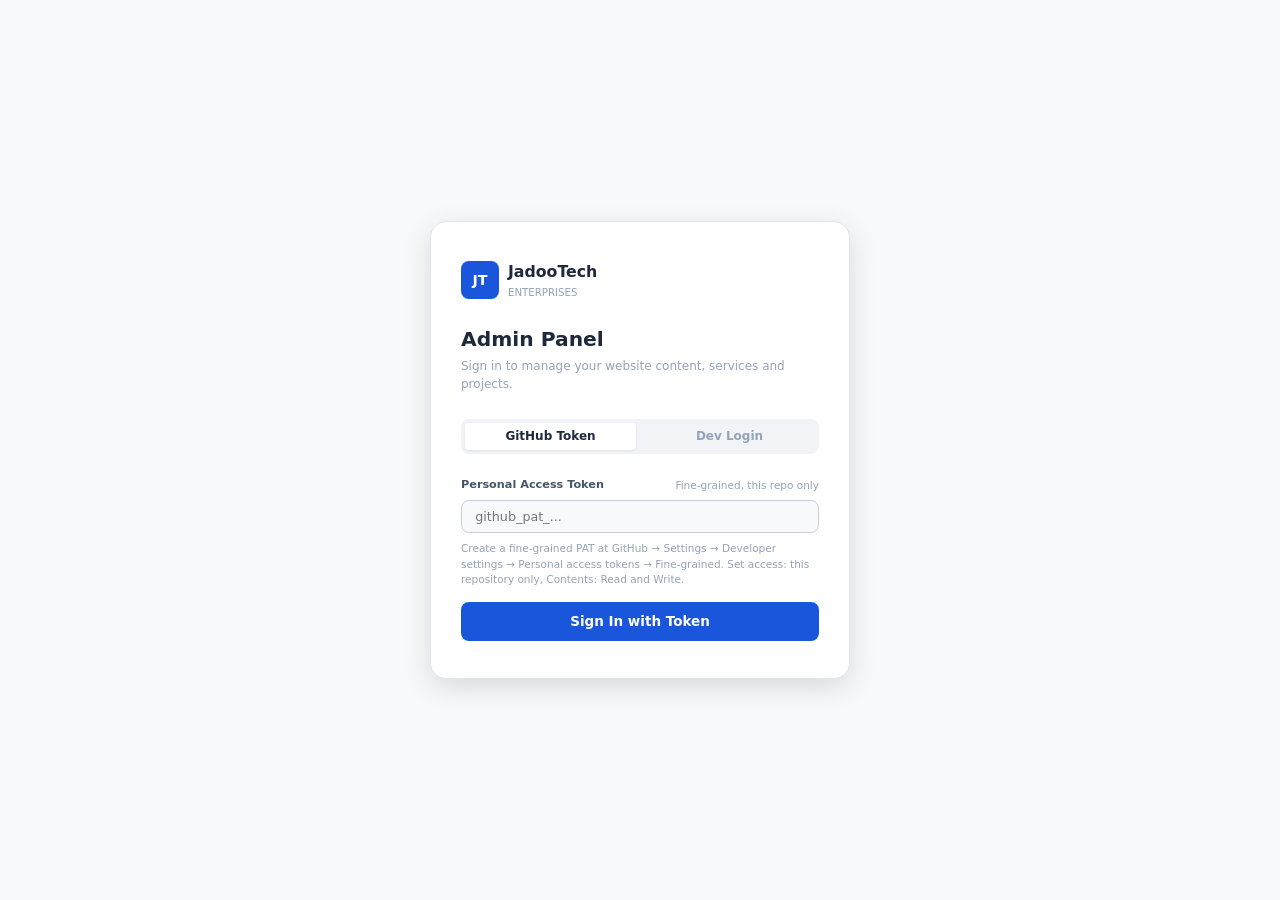
<file: admin/index.html>
<!DOCTYPE html>
<html lang="en" data-a-theme="light">
<head>
  <meta charset="UTF-8"/>
  <meta name="viewport" content="width=device-width,initial-scale=1.0"/>
  <meta name="robots" content="noindex,nofollow"/>
  <meta http-equiv="Content-Security-Policy"
        content="default-src 'self'; script-src 'self'; style-src 'self' 'unsafe-inline' https://fonts.googleapis.com; font-src https://fonts.gstatic.com; connect-src https://api.github.com https://script.google.com; img-src 'self' data: https: blob:; frame-src 'none';">
  <title>Admin — JadooTech Enterprises</title>
  <link rel="preconnect" href="https://fonts.googleapis.com"/>
  <link rel="preconnect" href="https://fonts.gstatic.com" crossorigin/>
  <link href="https://fonts.googleapis.com/css2?family=Inter:wght@400;500;600;700;800&display=swap" rel="stylesheet"/>
  <link rel="stylesheet" href="admin.css"/>
</head>
<body>

<!-- ── LOGIN PAGE ──────────────────────────────────────────── -->
<div class="login-page" id="login-page">
  <div class="login-box">
    <div class="login-logo">
      <div class="login-logo-icon">JT</div>
      <div>
        <div class="login-logo-name">JadooTech</div>
        <div class="login-logo-sub">ENTERPRISES</div>
      </div>
    </div>
    <h1 class="login-title">Admin Panel</h1>
    <p class="login-desc">Sign in to manage your website content, services and projects.</p>

    <div class="login-tabs" role="tablist">
      <button class="login-tab active" id="tab-token" role="tab" aria-selected="true" aria-controls="section-token">GitHub Token</button>
      <button class="login-tab"        id="tab-dev"   role="tab" aria-selected="false" aria-controls="section-dev">Dev Login</button>
    </div>

    <!-- Token login -->
    <div class="login-section active" id="section-token" role="tabpanel">
      <div class="a-form-group">
        <label for="pat-input" class="a-label">
          Personal Access Token
          <span class="a-label-hint">Fine-grained, this repo only</span>
        </label>
        <input type="password" id="pat-input" class="a-input" placeholder="github_pat_..." autocomplete="off"/>
        <p class="a-help">Create a fine-grained PAT at GitHub → Settings → Developer settings → Personal access tokens → Fine-grained. Set access: this repository only, Contents: Read and Write.</p>
      </div>
      <p id="token-error" style="color:var(--a-red);font-size:.78rem;margin-bottom:.75rem;display:none"></p>
      <button class="a-btn a-btn-primary a-btn-full a-btn-lg" id="login-token-btn">
        <span id="login-token-text">Sign In with Token</span>
        <span id="login-token-spinner" class="a-spinner" style="display:none"></span>
      </button>
    </div>

    <!-- Dev / password login (localhost only) -->
    <div class="login-section" id="section-dev" role="tabpanel">
      <div class="login-dev-note">
        ⚠️ Dev login only works on <strong>localhost</strong> for testing. It provides read-only preview of the admin UI without real GitHub access. Do NOT use on the live site.
      </div>
      <div class="a-form-group">
        <label for="dev-user" class="a-label">Username</label>
        <input type="text" id="dev-user" class="a-input" value="admin" autocomplete="username"/>
      </div>
      <div class="a-form-group">
        <label for="dev-pass" class="a-label">Password</label>
        <input type="password" id="dev-pass" class="a-input" value="admin" autocomplete="current-password"/>
      </div>
      <p id="dev-error" style="color:var(--a-red);font-size:.78rem;margin-bottom:.75rem;display:none"></p>
      <button class="a-btn a-btn-secondary a-btn-full" id="login-dev-btn">Enter Dev Mode</button>
    </div>
  </div>
</div>

<!-- ── ADMIN SHELL (shown after login) ─────────────────────── -->
<div class="admin-shell" id="admin-shell">

  <!-- Sidebar overlay (mobile) -->
  <div class="sidebar-overlay" id="sidebar-overlay"></div>

  <!-- Sidebar -->
  <aside class="admin-sidebar" id="admin-sidebar" role="navigation" aria-label="Admin navigation">
    <div class="sidebar-header">
      <div class="sidebar-logo-icon">JT</div>
      <div>
        <div class="sidebar-brand">JadooTech</div>
        <div class="sidebar-brand-sub">Admin Panel</div>
      </div>
    </div>

    <nav class="sidebar-nav">
      <button class="sidebar-link active" data-panel="dashboard">
        <svg width="15" height="15" viewBox="0 0 24 24" fill="none" stroke="currentColor" stroke-width="2" stroke-linecap="round" stroke-linejoin="round" aria-hidden="true"><rect x="3" y="3" width="7" height="7"/><rect x="14" y="3" width="7" height="7"/><rect x="14" y="14" width="7" height="7"/><rect x="3" y="14" width="7" height="7"/></svg>
        Dashboard
      </button>

      <p class="sidebar-section-label">Content</p>
      <button class="sidebar-link" data-panel="site-settings">
        <svg width="15" height="15" viewBox="0 0 24 24" fill="none" stroke="currentColor" stroke-width="2" stroke-linecap="round" stroke-linejoin="round" aria-hidden="true"><circle cx="12" cy="12" r="3"/><path d="M19.07 4.93A10 10 0 0 0 4.93 19.07M4.93 4.93A10 10 0 0 0 19.07 19.07"/></svg>
        Site Settings
      </button>
      <button class="sidebar-link" data-panel="hero">
        <svg width="15" height="15" viewBox="0 0 24 24" fill="none" stroke="currentColor" stroke-width="2" stroke-linecap="round" stroke-linejoin="round" aria-hidden="true"><rect x="2" y="3" width="20" height="14" rx="2"/><path d="M8 21h8M12 17v4"/></svg>
        Hero Section
      </button>
      <button class="sidebar-link" data-panel="services">
        <svg width="15" height="15" viewBox="0 0 24 24" fill="none" stroke="currentColor" stroke-width="2" stroke-linecap="round" stroke-linejoin="round" aria-hidden="true"><polyline points="9 11 12 14 22 4"/><path d="M21 12v7a2 2 0 0 1-2 2H5a2 2 0 0 1-2-2V5a2 2 0 0 1 2-2h11"/></svg>
        Services
      </button>
      <button class="sidebar-link" data-panel="projects">
        <svg width="15" height="15" viewBox="0 0 24 24" fill="none" stroke="currentColor" stroke-width="2" stroke-linecap="round" stroke-linejoin="round" aria-hidden="true"><polygon points="12 2 2 7 12 12 22 7 12 2"/><polyline points="2 17 12 22 22 17"/><polyline points="2 12 12 17 22 12"/></svg>
        Projects
      </button>
      <button class="sidebar-link" data-panel="about">
        <svg width="15" height="15" viewBox="0 0 24 24" fill="none" stroke="currentColor" stroke-width="2" stroke-linecap="round" stroke-linejoin="round" aria-hidden="true"><circle cx="12" cy="8" r="4"/><path d="M6 20c0-3.3 2.7-6 6-6s6 2.7 6 6"/></svg>
        About
      </button>
      <button class="sidebar-link" data-panel="process">
        <svg width="15" height="15" viewBox="0 0 24 24" fill="none" stroke="currentColor" stroke-width="2" stroke-linecap="round" stroke-linejoin="round" aria-hidden="true"><circle cx="12" cy="12" r="10"/><polyline points="12 6 12 12 16 14"/></svg>
        Process
      </button>
      <button class="sidebar-link" data-panel="tools">
        <svg width="15" height="15" viewBox="0 0 24 24" fill="none" stroke="currentColor" stroke-width="2" stroke-linecap="round" stroke-linejoin="round" aria-hidden="true"><path d="M14.7 6.3a1 1 0 0 0 0 1.4l1.6 1.6a1 1 0 0 0 1.4 0l3.77-3.77a6 6 0 0 1-7.94 7.94l-6.91 6.91a2.12 2.12 0 0 1-3-3l6.91-6.91a6 6 0 0 1 7.94-7.94l-3.76 3.76z"/></svg>
        Tech Tools
      </button>

      <p class="sidebar-section-label">Design</p>
      <button class="sidebar-link" data-panel="theme">
        <svg width="15" height="15" viewBox="0 0 24 24" fill="none" stroke="currentColor" stroke-width="2" stroke-linecap="round" stroke-linejoin="round" aria-hidden="true"><circle cx="12" cy="12" r="10"/><path d="M12 2a15 15 0 0 1 0 20 15 15 0 0 0 0-20z"/></svg>
        Theme & Colors
      </button>
      <button class="sidebar-link" data-panel="sections">
        <svg width="15" height="15" viewBox="0 0 24 24" fill="none" stroke="currentColor" stroke-width="2" stroke-linecap="round" stroke-linejoin="round" aria-hidden="true"><line x1="3" y1="6" x2="21" y2="6"/><line x1="3" y1="12" x2="21" y2="12"/><line x1="3" y1="18" x2="21" y2="18"/></svg>
        Section Visibility
      </button>

      <p class="sidebar-section-label">Media</p>
      <button class="sidebar-link" data-panel="media">
        <svg width="15" height="15" viewBox="0 0 24 24" fill="none" stroke="currentColor" stroke-width="2" stroke-linecap="round" stroke-linejoin="round" aria-hidden="true"><rect x="3" y="3" width="18" height="18" rx="2"/><circle cx="9" cy="9" r="2"/><path d="m21 15-5-5L5 21"/></svg>
        Media Library
      </button>

      <p class="sidebar-section-label">History</p>
      <button class="sidebar-link" data-panel="history">
        <svg width="15" height="15" viewBox="0 0 24 24" fill="none" stroke="currentColor" stroke-width="2" stroke-linecap="round" stroke-linejoin="round" aria-hidden="true"><polyline points="1 4 1 10 7 10"/><path d="M3.51 15a9 9 0 1 0 .49-3.51"/></svg>
        Version History
      </button>
    </nav>

    <div class="sidebar-footer">
      <div class="sidebar-user">
        <span class="sidebar-user-dot"></span>
        <span id="sidebar-username">Logged in</span>
      </div>
      <div style="display:flex;gap:.5rem">
        <a id="view-site-link" href="https://jadootechenterprises.github.io/" target="_blank" rel="noopener" class="a-btn a-btn-secondary a-btn-sm" style="flex:1;text-align:center">View Site ↗</a>
        <button id="logout-btn" class="a-btn a-btn-ghost a-btn-sm">Logout</button>
      </div>
    </div>
  </aside>

  <!-- Main content area -->
  <div class="admin-main" id="admin-main">

    <!-- Top bar -->
    <header class="admin-topbar">
      <div style="display:flex;align-items:center;gap:.75rem">
        <button class="sidebar-toggle-btn" id="sidebar-toggle" aria-label="Toggle navigation">
          <svg width="18" height="18" viewBox="0 0 24 24" fill="none" stroke="currentColor" stroke-width="2" stroke-linecap="round" stroke-linejoin="round" aria-hidden="true"><line x1="3" y1="6" x2="21" y2="6"/><line x1="3" y1="12" x2="21" y2="12"/><line x1="3" y1="18" x2="21" y2="18"/></svg>
        </button>
        <span class="topbar-title" id="topbar-title">Dashboard</span>
        <span class="unsaved-badge" id="unsaved-badge">Unsaved changes</span>
      </div>
      <div class="topbar-actions">
        <span class="save-status" id="save-status"></span>
        <button id="theme-toggle-btn" class="a-btn a-btn-ghost a-btn-sm a-btn-icon" aria-label="Toggle dark mode">
          <svg id="theme-icon-moon" width="15" height="15" viewBox="0 0 24 24" fill="none" stroke="currentColor" stroke-width="2" stroke-linecap="round" stroke-linejoin="round" aria-hidden="true"><path d="M21 12.79A9 9 0 1 1 11.21 3 7 7 0 0 0 21 12.79z"/></svg>
          <svg id="theme-icon-sun"  width="15" height="15" viewBox="0 0 24 24" fill="none" stroke="currentColor" stroke-width="2" stroke-linecap="round" stroke-linejoin="round" aria-hidden="true" style="display:none"><circle cx="12" cy="12" r="5"/><line x1="12" y1="1" x2="12" y2="3"/><line x1="12" y1="21" x2="12" y2="23"/><line x1="4.22" y1="4.22" x2="5.64" y2="5.64"/><line x1="18.36" y1="18.36" x2="19.78" y2="19.78"/><line x1="1" y1="12" x2="3" y2="12"/><line x1="21" y1="12" x2="23" y2="12"/></svg>
        </button>
      </div>
    </header>

    <!-- Panels -->
    <main class="admin-content">

      <!-- ── Dashboard ──────────────────────────────────────── -->
      <section class="admin-panel active" id="panel-dashboard" aria-label="Dashboard">
        <div class="dash-grid">
          <div class="dash-stat">
            <div class="dash-stat-val" id="dash-services-count">—</div>
            <div class="dash-stat-lbl">Active services</div>
          </div>
          <div class="dash-stat">
            <div class="dash-stat-val" id="dash-projects-count">—</div>
            <div class="dash-stat-lbl">Projects</div>
          </div>
          <div class="dash-stat">
            <div class="dash-stat-val" id="dash-last-commit">—</div>
            <div class="dash-stat-lbl">Last published</div>
          </div>
        </div>
        <div class="dash-links">
          <a id="dash-view-site" href="https://jadootechenterprises.github.io/" target="_blank" rel="noopener" class="a-btn a-btn-primary a-btn-sm">🌐 View Live Site</a>
          <a href="https://github.com/jadootechenterprises/jadootechenterprises.github.io/actions" target="_blank" rel="noopener" class="a-btn a-btn-secondary a-btn-sm">⚙️ GitHub Actions</a>
          <a href="https://github.com/jadootechenterprises/jadootechenterprises.github.io/commits/main" target="_blank" rel="noopener" class="a-btn a-btn-secondary a-btn-sm">📋 All Commits</a>
        </div>
        <div class="a-card">
          <div class="a-card-header"><span class="a-card-title">Recent commits</span></div>
          <div class="a-card-body" id="dash-commits">
            <div class="a-loading"><span class="a-spinner"></span> Loading…</div>
          </div>
        </div>
        <div class="a-card" style="margin-top:1rem">
          <div class="a-card-header"><span class="a-card-title">💡 Quick tips</span></div>
          <div class="a-card-body" style="font-size:.8rem;color:var(--a-ink-2);line-height:1.7">
            <p>• After saving, the live site updates in <strong>~1–2 minutes</strong> via GitHub Pages.</p>
            <p>• Enquiries from the contact form go to your Google Sheets (see <a href="https://docs.google.com/spreadsheets/d/1Jv7NJhN-TXhAnxDjzscMLJDAUshOR14PsYfok8f7WrI/edit" target="_blank" rel="noopener">this sheet</a>).</p>
            <p>• Use <strong>Version History</strong> to restore any previously saved version.</p>
            <p>• Your login token is stored only in your browser session. It disappears when you close the tab.</p>
          </div>
        </div>
      </section>

      <!-- ── Site Settings ──────────────────────────────────── -->
      <section class="admin-panel" id="panel-site-settings" aria-label="Site Settings">
        <div class="a-card">
          <div class="a-card-header">
            <span class="a-card-title">Brand</span>
            <div style="display:flex;gap:.5rem">
              <button class="a-btn a-btn-ghost a-btn-sm" data-undo="site">Undo last save</button>
              <button class="a-btn a-btn-primary a-btn-sm" data-save="site">Save changes</button>
            </div>
          </div>
          <div class="a-card-body">
            <div class="a-input-row">
              <div class="a-form-group">
                <label for="site-brand-name" class="a-label">Brand Name</label>
                <input type="text" id="site-brand-name" class="a-input" placeholder="JadooTech Enterprises"/>
              </div>
              <div class="a-form-group">
                <label for="site-tagline" class="a-label">Tagline</label>
                <input type="text" id="site-tagline" class="a-input" placeholder="Technology Solutions…"/>
              </div>
            </div>
            <div class="a-input-row">
              <div class="a-form-group">
                <label for="site-logo-url" class="a-label">Logo URL <span class="a-label-hint">relative path or https://</span></label>
                <input type="text" id="site-logo-url" class="a-input" placeholder="assets/logo/jadootech-logo.png"/>
                <p class="a-help">Upload the image in Media Library first, then paste the path here.</p>
              </div>
              <div class="a-form-group">
                <label for="site-favicon-url" class="a-label">Favicon URL</label>
                <input type="text" id="site-favicon-url" class="a-input" placeholder="assets/logo/jadootech-logo.png"/>
              </div>
            </div>
          </div>
        </div>

        <div class="a-card">
          <div class="a-card-header"><span class="a-card-title">Contact details</span></div>
          <div class="a-card-body">
            <div class="a-input-row">
              <div class="a-form-group">
                <label for="site-phone" class="a-label">Phone (E.164)</label>
                <input type="text" id="site-phone" class="a-input" placeholder="+917668690613"/>
                <p class="a-help">Include country code, no spaces. Used in tel: links.</p>
              </div>
              <div class="a-form-group">
                <label for="site-phone-display" class="a-label">Phone (displayed)</label>
                <input type="text" id="site-phone-display" class="a-input" placeholder="+91 76686 90613"/>
              </div>
            </div>
            <div class="a-input-row">
              <div class="a-form-group">
                <label for="site-email" class="a-label">Email</label>
                <input type="email" id="site-email" class="a-input" placeholder="you@example.com"/>
              </div>
              <div class="a-form-group">
                <label for="site-whatsapp" class="a-label">WhatsApp number (E.164, no +)</label>
                <input type="text" id="site-whatsapp" class="a-input" placeholder="917668690613"/>
              </div>
            </div>
            <div class="a-form-group">
              <label for="site-address" class="a-label">Address <span class="a-label-hint">optional</span></label>
              <input type="text" id="site-address" class="a-input" placeholder="City, State, India"/>
            </div>
          </div>
        </div>

        <div class="a-card">
          <div class="a-card-header"><span class="a-card-title">Social links</span></div>
          <div class="a-card-body">
            <div class="a-input-row">
              <div class="a-form-group">
                <label for="site-github" class="a-label">GitHub URL</label>
                <input type="url" id="site-github" class="a-input" placeholder="https://github.com/…"/>
              </div>
              <div class="a-form-group">
                <label for="site-linkedin" class="a-label">LinkedIn URL</label>
                <input type="url" id="site-linkedin" class="a-input" placeholder="https://linkedin.com/…"/>
              </div>
            </div>
            <div class="a-input-row">
              <div class="a-form-group">
                <label for="site-instagram" class="a-label">Instagram URL</label>
                <input type="url" id="site-instagram" class="a-input" placeholder="https://instagram.com/…"/>
              </div>
              <div class="a-form-group">
                <label for="site-twitter" class="a-label">Twitter / X URL</label>
                <input type="url" id="site-twitter" class="a-input" placeholder="https://twitter.com/…"/>
              </div>
            </div>
          </div>
        </div>

        <div class="a-card">
          <div class="a-card-header"><span class="a-card-title">SEO</span></div>
          <div class="a-card-body">
            <div class="a-form-group">
              <label for="site-seo-title" class="a-label">Page Title</label>
              <input type="text" id="site-seo-title" class="a-input" placeholder="JadooTech Enterprises — Web Development…"/>
              <p class="a-help">Keep under 60 characters for search engines.</p>
            </div>
            <div class="a-form-group">
              <label for="site-seo-desc" class="a-label">Meta Description</label>
              <textarea id="site-seo-desc" class="a-textarea" rows="2" placeholder="Short description shown in search results…"></textarea>
              <p class="a-help">Keep under 160 characters.</p>
            </div>
            <div class="a-form-group">
              <label for="site-og-image" class="a-label">OG Image URL</label>
              <input type="text" id="site-og-image" class="a-input" placeholder="https://jadootechenterprises.github.io/assets/…"/>
            </div>
          </div>
        </div>

        <div class="a-card">
          <div class="a-card-header"><span class="a-card-title">Form &amp; integrations</span></div>
          <div class="a-card-body">
            <div class="a-form-group">
              <label for="site-form-endpoint" class="a-label">Contact form endpoint (Google Apps Script URL)</label>
              <input type="url" id="site-form-endpoint" class="a-input" placeholder="https://script.google.com/macros/s/…/exec"/>
              <p class="a-help">Enquiries are saved to your <a href="https://docs.google.com/spreadsheets/d/1Jv7NJhN-TXhAnxDjzscMLJDAUshOR14PsYfok8f7WrI/edit" target="_blank" rel="noopener">Google Sheet</a> via this URL.</p>
            </div>
          </div>
        </div>

        <div class="a-card">
          <div class="a-card-header"><span class="a-card-title">Footer</span></div>
          <div class="a-card-body">
            <div class="a-form-group">
              <label for="site-footer-text" class="a-label">Footer tagline</label>
              <input type="text" id="site-footer-text" class="a-input" placeholder="Technology solutions for modern businesses."/>
            </div>
            <div class="a-form-group">
              <label for="site-footer-note" class="a-label">Footer note</label>
              <input type="text" id="site-footer-note" class="a-input" placeholder="Built with HTML, CSS and JavaScript."/>
            </div>
          </div>
        </div>
      </section>

      <!-- ── Hero ───────────────────────────────────────────── -->
      <section class="admin-panel" id="panel-hero" aria-label="Hero Section">
        <div class="a-card">
          <div class="a-card-header">
            <span class="a-card-title">Hero Section</span>
            <div style="display:flex;gap:.5rem">
              <button class="a-btn a-btn-ghost a-btn-sm" data-undo="home">Undo last save</button>
              <button class="a-btn a-btn-primary a-btn-sm" data-save="home">Save changes</button>
            </div>
          </div>
          <div class="a-card-body">
            <div class="a-form-group">
              <label for="hero-kicker" class="a-label">Small label above headline</label>
              <input type="text" id="hero-kicker" class="a-input" placeholder="Digital solutions for a smarter tomorrow"/>
              <p class="a-help">Shown in small uppercase above the main headline.</p>
            </div>
            <div class="a-form-group">
              <label for="hero-headline" class="a-label">Headline</label>
              <input type="text" id="hero-headline" class="a-input" placeholder="Build. Automate. Grow."/>
            </div>
            <div class="a-form-group">
              <label for="hero-accent" class="a-label">Highlighted word in headline</label>
              <input type="text" id="hero-accent" class="a-input" placeholder="Automate."/>
              <p class="a-help">This word will be shown in the accent colour.</p>
            </div>
            <div class="a-form-group">
              <label for="hero-subtext" class="a-label">Supporting text</label>
              <textarea id="hero-subtext" class="a-textarea" rows="2" placeholder="Websites, automation and digital systems…"></textarea>
            </div>
            <div class="a-input-row">
              <div class="a-form-group">
                <label for="hero-cta-primary-label" class="a-label">Primary button text</label>
                <input type="text" id="hero-cta-primary-label" class="a-input" placeholder="Start a Project →"/>
              </div>
              <div class="a-form-group">
                <label for="hero-cta-secondary-label" class="a-label">Secondary button text</label>
                <input type="text" id="hero-cta-secondary-label" class="a-input" placeholder="See Our Work"/>
              </div>
            </div>
            <div class="a-form-group">
              <label class="a-label">
                Service tags
                <span class="a-label-hint">shown below the buttons</span>
              </label>
              <div class="tag-editor" id="hero-tags-editor"></div>
              <p class="a-help">Click × to remove. Type and press Enter to add.</p>
            </div>
          </div>
        </div>

        <div class="a-card">
          <div class="a-card-header"><span class="a-card-title">Metrics card</span></div>
          <div class="a-card-body" id="metrics-editor">
            <!-- JS renders 3 metric rows -->
          </div>
        </div>
      </section>

      <!-- ── Services ───────────────────────────────────────── -->
      <section class="admin-panel" id="panel-services" aria-label="Services">
        <div class="a-card">
          <div class="a-card-header">
            <span class="a-card-title">Services</span>
            <div style="display:flex;gap:.5rem">
              <button class="a-btn a-btn-ghost a-btn-sm" data-undo="services">Undo last save</button>
              <button class="a-btn a-btn-primary a-btn-sm" id="add-service-btn">+ Add service</button>
              <button class="a-btn a-btn-primary a-btn-sm" data-save="services">Save order &amp; visibility</button>
            </div>
          </div>
          <div class="a-card-body">
            <p style="font-size:.78rem;color:var(--a-ink-3);margin-bottom:1rem">Use ↑↓ buttons to reorder. Click <strong>Edit</strong> to change content. Toggle the switch to show/hide on the public site.</p>
            <div class="a-list" id="services-list"></div>
          </div>
        </div>
        <div class="a-card">
          <div class="a-card-header"><span class="a-card-title">Section heading &amp; text</span></div>
          <div class="a-card-body">
            <div class="a-input-row">
              <div class="a-form-group">
                <label for="svc-section-kicker" class="a-label">Kicker label</label>
                <input type="text" id="svc-section-kicker" class="a-input"/>
              </div>
              <div class="a-form-group">
                <label for="svc-section-heading" class="a-label">Heading</label>
                <input type="text" id="svc-section-heading" class="a-input"/>
              </div>
            </div>
            <div class="a-form-group">
              <label for="svc-section-subtext" class="a-label">Subtext</label>
              <input type="text" id="svc-section-subtext" class="a-input"/>
            </div>
            <div class="a-form-group">
              <label for="svc-section-also" class="a-label">"Also offered" line</label>
              <input type="text" id="svc-section-also" class="a-input"/>
              <p class="a-help">A single line listing extra services not shown as rows.</p>
            </div>
          </div>
        </div>
      </section>

      <!-- ── Projects ───────────────────────────────────────── -->
      <section class="admin-panel" id="panel-projects" aria-label="Projects">
        <div class="a-card">
          <div class="a-card-header">
            <span class="a-card-title">Projects</span>
            <div style="display:flex;gap:.5rem">
              <button class="a-btn a-btn-ghost a-btn-sm" data-undo="projects">Undo last save</button>
              <button class="a-btn a-btn-primary a-btn-sm" id="add-project-btn">+ Add project</button>
              <button class="a-btn a-btn-primary a-btn-sm" data-save="projects">Save order &amp; visibility</button>
            </div>
          </div>
          <div class="a-card-body">
            <div class="a-list" id="projects-list-admin"></div>
          </div>
        </div>
        <div class="a-card">
          <div class="a-card-header"><span class="a-card-title">Section heading</span></div>
          <div class="a-card-body">
            <div class="a-input-row">
              <div class="a-form-group">
                <label for="proj-section-heading" class="a-label">Heading</label>
                <input type="text" id="proj-section-heading" class="a-input"/>
              </div>
              <div class="a-form-group">
                <label for="proj-section-subtext" class="a-label">Subtext</label>
                <input type="text" id="proj-section-subtext" class="a-input"/>
              </div>
            </div>
          </div>
        </div>
      </section>

      <!-- ── About ──────────────────────────────────────────── -->
      <section class="admin-panel" id="panel-about" aria-label="About">
        <div class="a-card">
          <div class="a-card-header">
            <span class="a-card-title">About Section</span>
            <div style="display:flex;gap:.5rem">
              <button class="a-btn a-btn-ghost a-btn-sm" data-undo="about">Undo last save</button>
              <button class="a-btn a-btn-primary a-btn-sm" data-save="about">Save changes</button>
            </div>
          </div>
          <div class="a-card-body">
            <div class="a-form-group">
              <label for="about-heading" class="a-label">Heading</label>
              <input type="text" id="about-heading" class="a-input"/>
            </div>
            <div class="a-form-group">
              <label for="about-p1" class="a-label">Paragraph 1</label>
              <textarea id="about-p1" class="a-textarea" rows="3"></textarea>
            </div>
            <div class="a-form-group">
              <label for="about-p2" class="a-label">Paragraph 2</label>
              <textarea id="about-p2" class="a-textarea" rows="3"></textarea>
            </div>
            <div class="a-input-row">
              <div class="a-form-group">
                <label for="about-cta-label" class="a-label">Button text</label>
                <input type="text" id="about-cta-label" class="a-input"/>
              </div>
              <div class="a-form-group">
                <label for="about-card-tagline" class="a-label">Card tagline</label>
                <input type="text" id="about-card-tagline" class="a-input"/>
              </div>
            </div>
          </div>
        </div>
      </section>

      <!-- ── Process ─────────────────────────────────────────── -->
      <section class="admin-panel" id="panel-process" aria-label="Process">
        <div class="a-card">
          <div class="a-card-header">
            <span class="a-card-title">Process Steps</span>
            <div style="display:flex;gap:.5rem">
              <button class="a-btn a-btn-ghost a-btn-sm" data-undo="process">Undo last save</button>
              <button class="a-btn a-btn-primary a-btn-sm" data-save="process">Save changes</button>
            </div>
          </div>
          <div class="a-card-body">
            <div class="a-input-row">
              <div class="a-form-group">
                <label for="process-heading" class="a-label">Heading</label>
                <input type="text" id="process-heading" class="a-input"/>
              </div>
              <div class="a-form-group">
                <label for="process-subtext" class="a-label">Subtext</label>
                <input type="text" id="process-subtext" class="a-input"/>
              </div>
            </div>
            <div class="a-form-group" style="margin-top:.75rem">
              <label class="a-label">Steps</label>
              <div class="steps-list" id="process-steps-list"></div>
              <button class="a-btn a-btn-secondary a-btn-sm" style="margin-top:.5rem" id="add-process-step">+ Add step</button>
            </div>
          </div>
        </div>

        <div class="a-card">
          <div class="a-card-header"><span class="a-card-title">Real example panel</span></div>
          <div class="a-card-body">
            <div class="a-form-group">
              <label for="process-example-quote" class="a-label">Client quote</label>
              <textarea id="process-example-quote" class="a-textarea" rows="2"></textarea>
            </div>
            <div class="a-form-group">
              <label for="process-example-result" class="a-label">Result / solution text</label>
              <textarea id="process-example-result" class="a-textarea" rows="3"></textarea>
            </div>
          </div>
        </div>
      </section>

      <!-- ── Tools ───────────────────────────────────────────── -->
      <section class="admin-panel" id="panel-tools" aria-label="Tools">
        <div class="a-card">
          <div class="a-card-header">
            <span class="a-card-title">Tech Tools / Stack</span>
            <div style="display:flex;gap:.5rem">
              <button class="a-btn a-btn-ghost a-btn-sm" data-undo="tools">Undo last save</button>
              <button class="a-btn a-btn-primary a-btn-sm" data-save="tools">Save changes</button>
            </div>
          </div>
          <div class="a-card-body">
            <div class="a-form-group">
              <label for="tools-heading" class="a-label">Heading</label>
              <input type="text" id="tools-heading" class="a-input"/>
            </div>
            <div class="a-form-group">
              <label class="a-label">Technology chips <span class="a-label-hint">click × to remove, type + Enter to add</span></label>
              <div class="tag-editor" id="tools-chips-editor"></div>
            </div>
          </div>
        </div>
      </section>

      <!-- ── Theme ───────────────────────────────────────────── -->
      <section class="admin-panel" id="panel-theme" aria-label="Theme">
        <div class="a-card">
          <div class="a-card-header">
            <span class="a-card-title">Theme &amp; Colors</span>
            <div style="display:flex;gap:.5rem">
              <button class="a-btn a-btn-ghost a-btn-sm" data-undo="settings">Undo last save</button>
              <button class="a-btn a-btn-primary a-btn-sm" data-save="settings">Save changes</button>
            </div>
          </div>
          <div class="a-card-body">
            <div class="a-form-group">
              <label class="a-label">Accent color <span class="a-label-hint">buttons, links, highlights</span></label>
              <div class="color-row">
                <input type="color" id="theme-accent" class="color-swatch" value="#1A56DB"/>
                <input type="text"  id="theme-accent-hex" class="a-input color-hex" style="max-width:110px" value="#1A56DB"/>
              </div>
            </div>
            <div class="a-form-group">
              <label class="a-label">Navy / heading color</label>
              <div class="color-row">
                <input type="color" id="theme-navy" class="color-swatch" value="#0D1B2A"/>
                <input type="text"  id="theme-navy-hex" class="a-input color-hex" style="max-width:110px" value="#0D1B2A"/>
              </div>
            </div>
            <div class="a-form-group">
              <label class="a-label">Background color</label>
              <div class="color-row">
                <input type="color" id="theme-bg" class="color-swatch" value="#F7F4EF"/>
                <input type="text"  id="theme-bg-hex" class="a-input color-hex" style="max-width:110px" value="#F7F4EF"/>
              </div>
            </div>
            <div class="a-input-row">
              <div class="a-form-group">
                <label for="theme-font-display" class="a-label">Display font (headings)</label>
                <select id="theme-font-display" class="a-select">
                  <option>Playfair Display</option>
                  <option>Merriweather</option>
                  <option>Lora</option>
                  <option>Source Serif 4</option>
                </select>
              </div>
              <div class="a-form-group">
                <label for="theme-default-mode" class="a-label">Default colour mode</label>
                <select id="theme-default-mode" class="a-select">
                  <option value="light">Light</option>
                  <option value="dark">Dark</option>
                  <option value="system">Follow system</option>
                </select>
              </div>
            </div>
          </div>
        </div>
      </section>

      <!-- ── Section visibility ──────────────────────────────── -->
      <section class="admin-panel" id="panel-sections" aria-label="Section visibility">
        <div class="a-card">
          <div class="a-card-header">
            <span class="a-card-title">Show / Hide Sections</span>
            <button class="a-btn a-btn-primary a-btn-sm" data-save="settings">Save changes</button>
          </div>
          <div class="a-card-body" id="sections-toggles"></div>
        </div>
      </section>

      <!-- ── Media library ───────────────────────────────────── -->
      <section class="admin-panel" id="panel-media" aria-label="Media Library">
        <div class="a-card">
          <div class="a-card-header">
            <span class="a-card-title">Media Library</span>
          </div>
          <div class="a-card-body">
            <div class="upload-zone" id="upload-zone" tabindex="0" role="button" aria-label="Upload image">
              <input type="file" id="file-input" accept="image/*" multiple/>
              <div class="upload-zone-icon">📁</div>
              <div class="upload-zone-label"><strong>Click to upload</strong> or drag and drop</div>
              <div class="upload-zone-hint">PNG, JPG, WebP, GIF — auto-converted to WebP, max 1600px wide. Warn if &gt;500 KB.</div>
            </div>
            <div class="a-progress" id="upload-progress" style="margin-top:.75rem;display:none">
              <div class="a-progress-bar" id="upload-progress-bar"></div>
            </div>
            <p id="upload-status" style="font-size:.75rem;color:var(--a-ink-3);margin-top:.4rem"></p>
            <div class="media-grid" id="media-grid" style="margin-top:1rem">
              <div class="a-loading"><span class="a-spinner"></span> Loading media…</div>
            </div>
          </div>
        </div>
      </section>

      <!-- ── Version history ─────────────────────────────────── -->
      <section class="admin-panel" id="panel-history" aria-label="Version History">
        <div class="a-card">
          <div class="a-card-header">
            <span class="a-card-title">Version History</span>
          </div>
          <div class="a-card-body">
            <div class="a-form-group">
              <label for="history-file" class="a-label">Select file to view history</label>
              <select id="history-file" class="a-select">
                <option value="data/site.json">site.json — brand &amp; contact</option>
                <option value="data/home.json">home.json — hero section</option>
                <option value="data/services.json">services.json</option>
                <option value="data/projects.json">projects.json</option>
                <option value="data/about.json">about.json</option>
                <option value="data/process.json">process.json</option>
                <option value="data/tools.json">tools.json</option>
                <option value="data/settings.json">settings.json</option>
              </select>
            </div>
            <button class="a-btn a-btn-secondary a-btn-sm" id="history-load-btn">Load history</button>
            <div class="commit-list" id="history-list" style="margin-top:1rem">
              <div class="a-empty"><div class="a-empty-icon">📋</div>Select a file and click Load history.</div>
            </div>
          </div>
        </div>
      </section>

    </main>
  </div><!-- /admin-main -->
</div><!-- /admin-shell -->

<!-- ── DRAWERS ────────────────────────────────────────────── -->
<div class="a-drawer-overlay" id="drawer-overlay"></div>
<div class="a-drawer" id="service-drawer" role="dialog" aria-modal="true" aria-labelledby="svc-drawer-title">
  <div class="a-drawer-header">
    <span class="a-drawer-title" id="svc-drawer-title">Edit Service</span>
    <button class="a-btn a-btn-ghost a-btn-sm a-btn-icon" id="close-svc-drawer" aria-label="Close">✕</button>
  </div>
  <div class="a-drawer-body" id="svc-drawer-body"></div>
  <div class="a-drawer-footer">
    <button class="a-btn a-btn-secondary" id="cancel-svc-drawer">Cancel</button>
    <button class="a-btn a-btn-primary"   id="save-svc-drawer">Save service</button>
  </div>
</div>

<div class="a-drawer" id="project-drawer" role="dialog" aria-modal="true" aria-labelledby="proj-drawer-title">
  <div class="a-drawer-header">
    <span class="a-drawer-title" id="proj-drawer-title">Edit Project</span>
    <button class="a-btn a-btn-ghost a-btn-sm a-btn-icon" id="close-proj-drawer" aria-label="Close">✕</button>
  </div>
  <div class="a-drawer-body" id="proj-drawer-body"></div>
  <div class="a-drawer-footer">
    <button class="a-btn a-btn-secondary" id="cancel-proj-drawer">Cancel</button>
    <button class="a-btn a-btn-primary"   id="save-proj-drawer">Save project</button>
  </div>
</div>

<!-- ── CONFIRM DIALOG ─────────────────────────────────────── -->
<div class="a-dialog-overlay" id="confirm-overlay" role="alertdialog" aria-modal="true" aria-labelledby="confirm-title">
  <div class="a-dialog">
    <div class="a-dialog-title" id="confirm-title">Are you sure?</div>
    <div class="a-dialog-body"  id="confirm-body">This action cannot be undone.</div>
    <div class="a-dialog-actions">
      <button class="a-btn a-btn-secondary" id="confirm-cancel">Cancel</button>
      <button class="a-btn a-btn-danger"    id="confirm-ok">Delete</button>
    </div>
  </div>
</div>

<!-- ── TOAST STACK ─────────────────────────────────────────── -->
<div class="toast-stack" id="toast-stack" aria-live="polite" aria-atomic="false"></div>

<script src="admin.js"></script>
</body>
</html>
</file>
<file: assets/css/main.css>
/* ============================================================
   JadooTech Enterprises — main.css  v5
   Reference: ivory bg, dark navy text, vibrant blue accent
   Serif headings (Playfair Display), sans body (Inter)
   ============================================================ */

/* ── 1. TOKENS ────────────────────────────────────────────── */
:root {
  /* Palette */
  --ivory:       #F7F4EF;
  --ivory-2:     #EDE9E2;
  --ivory-3:     #E3DDD4;
  --surface:     #FFFFFF;

  --navy:        #0D1B2A;
  --navy-2:      #1A2B3C;
  --navy-3:      #2C3E50;

  --blue:        #1A56DB;
  --blue-h:      #1648C4;
  --blue-dim:    rgba(26,86,219,.10);
  --blue-bdr:    rgba(26,86,219,.28);

  --ink:         #0D1B2A;
  --ink-2:       #2C3E50;
  --ink-3:       #5A6A7A;
  --ink-4:       #8A9AAA;

  --border:      #D8D2CA;
  --border-s:    #C0BAB2;

  --ok:          #16A34A;
  --err:         #DC2626;

  /* Dark mode */
  --bg:          var(--ivory);
  --bg-2:        var(--ivory-2);
  --bg-3:        var(--ivory-3);
  --text:        var(--ink);
  --text-2:      var(--ink-2);
  --text-3:      var(--ink-3);
  --bdr:         var(--border);
  --bdr-s:       var(--border-s);
  --surf:        var(--surface);

  /* Typography */
  --f-display: 'Playfair Display', Georgia, 'Times New Roman', serif;
  --f-body:    'Inter', system-ui, -apple-system, Helvetica, Arial, sans-serif;
  --f-mono:    'SFMono-Regular', 'Consolas', 'Menlo', monospace;

  /* Scale */
  --t-xs:   .6875rem;
  --t-sm:   .8125rem;
  --t-base: .9375rem;
  --t-md:   1.0625rem;
  --t-lg:   1.1875rem;
  --t-xl:   clamp(1.35rem, 2.2vw, 1.625rem);
  --t-2xl:  clamp(1.75rem, 3.5vw, 2.375rem);
  --t-3xl:  clamp(2.5rem,  5.5vw, 3.75rem);
  --t-hero: clamp(3.25rem, min(8vw, 13vh), 5.5rem);

  /* Space */
  --s1:.25rem; --s2:.5rem; --s3:.75rem; --s4:1rem;
  --s5:1.25rem; --s6:1.5rem; --s8:2rem; --s10:2.5rem;
  --s12:3rem; --s16:4rem; --s20:5rem;

  /* Layout */
  --max-w:   1180px;
  --pad-x:   clamp(1rem,4vw,2rem);
  --nav-h:   68px;
  --r-sm:    4px;
  --r-md:    8px;
  --r-lg:    14px;
  --r-xl:    20px;

  /* Shadows */
  --sh-sm: 0 1px 3px rgba(13,27,42,.07), 0 1px 2px rgba(13,27,42,.05);
  --sh-md: 0 4px 16px rgba(13,27,42,.10), 0 2px 6px rgba(13,27,42,.06);
  --sh-lg: 0 12px 40px rgba(13,27,42,.13), 0 4px 12px rgba(13,27,42,.07);

  --ease: 200ms ease;
  --ease-s: 320ms ease;
}

[data-theme="dark"] {
  --bg:    #111820;
  --bg-2:  #171F28;
  --bg-3:  #1E2830;
  --surf:  #1A2130;
  --text:  #E8EEF4;
  --text-2:#B8C4CE;
  --text-3:#7A8A9A;
  --bdr:   #253040;
  --bdr-s: #303E50;
  --sh-sm: 0 1px 3px rgba(0,0,0,.35);
  --sh-md: 0 4px 16px rgba(0,0,0,.45);
  --sh-lg: 0 12px 40px rgba(0,0,0,.55);
}

@media (prefers-color-scheme: dark) {
  :root:not([data-theme="light"]) {
    --bg:#111820; --bg-2:#171F28; --bg-3:#1E2830;
    --surf:#1A2130; --text:#E8EEF4; --text-2:#B8C4CE; --text-3:#7A8A9A;
    --bdr:#253040; --bdr-s:#303E50;
    --sh-sm:0 1px 3px rgba(0,0,0,.35);
    --sh-md:0 4px 16px rgba(0,0,0,.45);
    --sh-lg:0 12px 40px rgba(0,0,0,.55);
  }
}

/* ── 2. RESET ─────────────────────────────────────────────── */
*,*::before,*::after{box-sizing:border-box;margin:0;padding:0}
html{font-size:16px;scroll-behavior:smooth;-webkit-text-size-adjust:100%;scrollbar-gutter:stable}
body{
  font-family:var(--f-body);font-size:var(--t-base);line-height:1.65;
  color:var(--text-2);background:var(--bg);overflow-x:hidden;
  -webkit-font-smoothing:antialiased;transition:background var(--ease-s),color var(--ease-s);
}
img,svg,video{display:block;max-width:100%}
a{color:inherit;text-decoration:none}
ul,ol{list-style:none}
button{cursor:pointer;border:none;background:none;font-family:inherit;font-size:inherit;color:inherit}
h1,h2,h3,h4,h5,h6{font-family:var(--f-display);font-weight:700;color:var(--text);letter-spacing:-.02em;line-height:1.15}
:focus-visible{outline:2px solid var(--blue);outline-offset:3px;border-radius:var(--r-sm)}
::selection{background:var(--blue-dim);color:var(--text)}
::-webkit-scrollbar{width:5px}
::-webkit-scrollbar-track{background:var(--bg-2)}
::-webkit-scrollbar-thumb{background:var(--bdr-s);border-radius:3px}
::-webkit-scrollbar-thumb:hover{background:var(--blue)}

/* ── 3. UTILS ─────────────────────────────────────────────── */
.container{width:100%;max-width:var(--max-w);margin-inline:auto;padding-inline:var(--pad-x)}
.section{padding-block:var(--s20)}
.section--alt{background:var(--bg-2)}
.rule{border:none;border-top:1px solid var(--bdr);margin:0}

.skip-link{position:absolute;top:-999px;left:var(--s4);padding:var(--s2) var(--s4);
  background:var(--blue);color:#fff;font-size:var(--t-sm);font-weight:600;
  border-radius:0 0 var(--r-md) var(--r-md);z-index:9999}
.skip-link:focus{top:0}

/* ── 4. BUTTONS ───────────────────────────────────────────── */
.btn{
  display:inline-flex;align-items:center;justify-content:center;gap:var(--s2);
  font-family:var(--f-body);font-size:var(--t-sm);font-weight:600;
  border-radius:var(--r-md);padding:.65rem 1.4rem;
  transition:background var(--ease),color var(--ease),border-color var(--ease),
             transform var(--ease),box-shadow var(--ease);
  white-space:nowrap;cursor:pointer;text-decoration:none;
}
.btn-primary{background:var(--blue);color:#fff;border:2px solid transparent}
.btn-primary:hover{background:var(--blue-h);transform:translateY(-1px);box-shadow:0 4px 16px rgba(26,86,219,.3)}
.btn-primary:active{transform:none;box-shadow:none}
.btn-outline{background:transparent;color:var(--text-2);border:1.5px solid var(--bdr-s)}
.btn-outline:hover{border-color:var(--blue);color:var(--blue);transform:translateY(-1px)}
.btn-sm{padding:.4rem .9rem;font-size:var(--t-xs);border-radius:var(--r-sm)}
.btn-lg{padding:.8rem 2rem;font-size:var(--t-base)}
.btn-full{width:100%}

/* ── 5. NAVBAR ────────────────────────────────────────────── */
.navbar{
  position:fixed;top:0;left:0;right:0;z-index:1000;height:var(--nav-h);
  background:var(--bg);border-bottom:1px solid transparent;
  transition:border-color var(--ease),background var(--ease),box-shadow var(--ease);
}
.navbar.scrolled{border-bottom-color:var(--bdr);box-shadow:var(--sh-sm)}
.nav-container{
  display:flex;align-items:center;justify-content:space-between;
  height:100%;max-width:var(--max-w);margin-inline:auto;padding-inline:var(--pad-x);gap:var(--s6)
}

/* Logo */
.nav-logo{display:flex;align-items:center;flex-shrink:0}
.jt-logo{display:flex;align-items:center;gap:var(--s2);line-height:1}
.jt-symbol{display:flex;align-items:center;flex-shrink:0}
.jt-wordmark{display:flex;flex-direction:column}
.jt-name{font-family:var(--f-display);font-weight:800;letter-spacing:-.025em;line-height:1;display:flex;align-items:baseline;color:var(--text)}
.jt-jadoo{color:var(--text)}
.jt-tech{color:var(--blue)}
.jt-sub{font-family:var(--f-body);font-size:.4rem;font-weight:700;letter-spacing:.2em;text-transform:uppercase;color:var(--text-3);margin-top:.2em}
.jt-logo--nav .jt-name{font-size:1.15rem}
.jt-logo--nav .jt-sub{font-size:.38rem}

/* Nav links */
.nav-links{display:flex;align-items:center;gap:.15rem}
.nav-link{
  font-family:var(--f-body);font-size:var(--t-sm);font-weight:500;color:var(--text-3);
  padding:var(--s2) var(--s3);border-radius:var(--r-sm);position:relative;
  transition:color var(--ease)
}
.nav-link:hover{color:var(--text)}
.nav-link.active{color:var(--text);font-weight:600}
.nav-link.active::after{
  content:'';position:absolute;bottom:2px;left:var(--s3);right:var(--s3);
  height:2px;background:var(--blue);border-radius:1px
}
.nav-actions{display:flex;align-items:center;gap:var(--s3)}

/* Theme toggle */
.theme-toggle{
  width:32px;height:32px;border-radius:50%;display:flex;align-items:center;justify-content:center;
  color:var(--text-3);border:1.5px solid var(--bdr);
  transition:color var(--ease),border-color var(--ease),background var(--ease)
}
.theme-toggle:hover{color:var(--text);border-color:var(--bdr-s);background:var(--bg-2)}
.theme-toggle .icon-sun{display:none}
.theme-toggle .icon-moon{display:block}
[data-theme="dark"] .theme-toggle .icon-sun{display:block}
[data-theme="dark"] .theme-toggle .icon-moon{display:none}
@media(prefers-color-scheme:dark){
  :root:not([data-theme="light"]) .theme-toggle .icon-sun{display:block}
  :root:not([data-theme="light"]) .theme-toggle .icon-moon{display:none}
}

/* Hamburger */
.hamburger{
  display:none;flex-direction:column;justify-content:center;align-items:center;gap:5px;
  width:36px;height:36px;border-radius:var(--r-sm);border:1.5px solid var(--bdr);
  transition:background var(--ease),border-color var(--ease)
}
.hamburger:hover{background:var(--bg-2)}
.hamburger-line{
  display:block;width:18px;height:1.5px;background:var(--text-2);border-radius:1px;
  transition:transform var(--ease),opacity var(--ease),width var(--ease);transform-origin:center
}
.hamburger[aria-expanded="true"] .hamburger-line:nth-child(1){transform:translateY(6.5px) rotate(45deg)}
.hamburger[aria-expanded="true"] .hamburger-line:nth-child(2){opacity:0;width:0}
.hamburger[aria-expanded="true"] .hamburger-line:nth-child(3){transform:translateY(-6.5px) rotate(-45deg)}

/* Mobile menu */
.mobile-menu{
  display:none;flex-direction:column;gap:var(--s1);
  padding:var(--s3) var(--pad-x) var(--s6);
  background:var(--bg);border-bottom:1px solid var(--bdr);box-shadow:var(--sh-md)
}
.mobile-menu.open{display:flex}
.mobile-link{
  font-size:var(--t-base);font-weight:500;color:var(--text-2);
  padding:var(--s3) var(--s4);border-radius:var(--r-md);
  transition:background var(--ease),color var(--ease)
}
.mobile-link:hover,.mobile-link:focus-visible{background:var(--bg-2);color:var(--text)}
.mobile-cta{margin-top:var(--s4);width:100%}

/* ── 6. HERO ──────────────────────────────────────────────── */
.hero{
  padding-top:calc(var(--nav-h) + var(--s8));
  padding-bottom:var(--s12);
  background:var(--bg);overflow:hidden;
}
.hero-inner{
  display:grid;grid-template-columns:1fr 1fr;
  gap:var(--s16);align-items:center;
}

/* Content */
.hero-content{max-width:560px}
.hero-kicker{
  font-family:var(--f-body);font-size:var(--t-xs);font-weight:600;
  letter-spacing:.15em;text-transform:uppercase;color:var(--text-3);
  display:block;margin-bottom:var(--s5)
}
.hero-h1{
  font-family:var(--f-display);font-size:var(--t-hero);font-weight:900;
  line-height:1.0;color:var(--text);margin-bottom:var(--s6);letter-spacing:-.03em
}
.hero-h1 .hl-blue{color:var(--blue)}
.hero-sub{
  font-size:var(--t-md);color:var(--text-3);line-height:1.7;
  margin-bottom:var(--s8);max-width:440px
}
.hero-btns{display:flex;gap:var(--s3);flex-wrap:wrap;margin-bottom:var(--s8)}

/* Service tags */
.hero-tags{display:flex;flex-wrap:wrap;gap:var(--s2)}
.hero-tag{
  display:inline-flex;align-items:center;gap:var(--s2);
  font-size:var(--t-xs);font-weight:500;color:var(--text-3);
  background:var(--surf);border:1.5px solid var(--bdr);border-radius:var(--r-md);
  padding:.35rem var(--s3);text-decoration:none;
  transition:border-color var(--ease),color var(--ease),background var(--ease)
}
.hero-tag:hover{border-color:var(--blue);color:var(--blue);background:var(--blue-dim)}
.hero-tag svg{flex-shrink:0;opacity:.6}

/* Right visual */
.hero-visual{position:relative;display:flex;flex-direction:column;gap:var(--s4);align-items:flex-end}

/* Soft blue blob behind the code card */
.hero-blob{
  position:absolute;top:-60px;right:-60px;width:380px;height:380px;
  background:radial-gradient(circle at 40% 40%, rgba(26,86,219,.13) 0%, transparent 70%);
  border-radius:50%;pointer-events:none;z-index:0
}

/* Code card */
.code-card{
  position:relative;z-index:1;background:#0D1B2A;border-radius:var(--r-xl);
  overflow:hidden;width:100%;max-width:460px;box-shadow:var(--sh-lg);
  border:1px solid rgba(255,255,255,.07)
}
.cc-titlebar{
  display:flex;align-items:center;gap:var(--s3);
  padding:var(--s3) var(--s5);background:rgba(255,255,255,.03);
  border-bottom:1px solid rgba(255,255,255,.06)
}
.cc-dots{display:flex;gap:6px}
.cc-dot{width:11px;height:11px;border-radius:50%}
.cc-dot.r{background:#FF5F57}.cc-dot.y{background:#FEBC2E}.cc-dot.g{background:#28C840}
.cc-filename{font-family:var(--f-mono);font-size:.7rem;color:rgba(255,255,255,.28);margin-left:auto}
.cc-body{padding:var(--s5);counter-reset:ln}
.cc-line{
  display:block;position:relative;
  padding-left:2.4rem;
  white-space:pre;
  font-family:var(--f-mono);font-size:12.5px;line-height:1.9;
  overflow:hidden;text-overflow:ellipsis;
}
.cc-line::before{
  counter-increment:ln;content:counter(ln);
  position:absolute;left:0;width:1.4rem;
  color:rgba(255,255,255,.2);font-size:10px;text-align:right;
}
.cc-line-blank{padding-left:2.4rem}
.cc-line-blank::before{content:''}
.lc {color:#D4D0C8}
.lc-comment{color:#5C6370;font-style:italic}
.lc-kw     {color:#C678DD}
.lc-fn     {color:#61AFEF}
.lc-var    {color:#E5C07B}
.lc-str    {color:#98C379}
.lc-prop   {color:#E06C75}
.lc-punc   {color:#ABB2BF}
.lc-num    {color:#D19A66}

/* Handwritten annotation */
.cc-annotation{
  position:absolute;right:var(--s6);top:50%;transform:translateY(-60%);
  font-family:cursive,'Comic Sans MS',sans-serif;font-size:.75rem;line-height:1.5;
  color:rgba(255,255,255,.55);text-align:left;pointer-events:none
}
.cc-annotation svg{color:rgba(255,255,255,.35);margin-top:4px}

/* Metrics card */
.metrics-card{
  position:relative;z-index:1;background:var(--surf);border:1.5px solid var(--bdr);
  border-radius:var(--r-lg);padding:var(--s4) var(--s5);
  display:flex;gap:0;align-items:stretch;width:100%;max-width:460px;
  box-shadow:var(--sh-md);overflow:hidden;
}
.metric{
  display:flex;align-items:center;gap:var(--s3);
  flex:1;padding:var(--s3) var(--s4);
}
.metric-icon{
  width:32px;height:32px;border-radius:var(--r-md);
  background:var(--blue-dim);display:flex;align-items:center;justify-content:center;
  color:var(--blue);flex-shrink:0;
}
.metric-body{min-width:0}
.metric-val{font-family:var(--f-display);font-size:1.1rem;font-weight:800;color:var(--text);line-height:1;white-space:nowrap}
.metric-lbl{font-size:.68rem;color:var(--text-3);margin-top:3px;white-space:nowrap}
.metric-sep{width:1px;background:var(--bdr);flex-shrink:0;align-self:stretch}

/* ── 7. SERVICES ──────────────────────────────────────────── */
.services-section{background:var(--bg)}
.svc-layout{display:grid;grid-template-columns:280px 1fr;gap:var(--s16);align-items:start}

/* Left panel */
.svc-left{}
.svc-kicker{font-family:var(--f-body);font-size:var(--t-xs);font-weight:600;letter-spacing:.15em;text-transform:uppercase;color:var(--blue);margin-bottom:var(--s3)}
.svc-heading{font-size:var(--t-3xl);font-weight:900;color:var(--text);margin-bottom:var(--s5)}
.svc-sub{font-size:var(--t-sm);color:var(--text-3);line-height:1.7;margin-bottom:var(--s8)}
.svc-promo{
  display:flex;align-items:center;gap:var(--s4);padding:var(--s4) var(--s5);
  background:var(--bg-2);border:1.5px solid var(--bdr);border-radius:var(--r-lg);
  text-decoration:none;transition:border-color var(--ease),background var(--ease)
}
.svc-promo:hover{border-color:var(--blue);background:var(--blue-dim)}
.svc-promo-icon{
  width:40px;height:40px;border-radius:var(--r-md);background:var(--blue-dim);
  display:flex;align-items:center;justify-content:center;color:var(--blue);flex-shrink:0
}
.svc-promo-text{font-size:var(--t-sm);font-weight:600;color:var(--blue);line-height:1.4}
.svc-promo-arrow{margin-left:auto;color:var(--blue);flex-shrink:0}

/* Service rows */
.svc-rows{}
.svc-row{
  display:grid;grid-template-columns:2.5rem 2.5rem 1fr auto auto;
  align-items:center;gap:var(--s4);
  padding:var(--s5) var(--s4);border-bottom:1px solid var(--bdr);
  cursor:pointer;transition:background var(--ease);border-radius:0;
  position:relative
}
.svc-row:first-child{border-top:1px solid var(--bdr)}
.svc-row:hover,.svc-row:focus-visible{background:var(--bg-2);outline:none}
.svc-row[aria-expanded="true"]{background:var(--bg-2)}
.svc-row-num{font-family:var(--f-display);font-size:var(--t-md);color:var(--ink-4);line-height:1;font-weight:400}
.svc-row-icon{
  width:36px;height:36px;border-radius:var(--r-md);background:var(--bg-3);
  display:flex;align-items:center;justify-content:center;color:var(--blue);flex-shrink:0;
  transition:background var(--ease)
}
.svc-row:hover .svc-row-icon,.svc-row[aria-expanded="true"] .svc-row-icon{background:var(--blue-dim)}
.svc-row-body{min-width:0}
.svc-row-title{font-family:var(--f-display);font-size:var(--t-lg);font-weight:700;color:var(--text);margin-bottom:.15rem}
.svc-row-desc{font-size:var(--t-xs);color:var(--text-3);line-height:1.5}
.svc-row-tags{display:flex;flex-wrap:wrap;gap:.35rem;justify-content:flex-end}
.svc-tag{
  font-size:.65rem;font-weight:600;color:var(--text-3);
  background:var(--bg-3);border:1px solid var(--bdr);border-radius:var(--r-sm);
  padding:.15rem .5rem;letter-spacing:.02em;white-space:nowrap
}
.svc-row-arrow{color:var(--text-3);flex-shrink:0;transition:transform var(--ease),color var(--ease)}
.svc-row:hover .svc-row-arrow,.svc-row[aria-expanded="true"] .svc-row-arrow{color:var(--blue)}
.svc-row[aria-expanded="true"] .svc-row-arrow{transform:rotate(90deg)}

/* Expand panel */
.svc-detail{
  display:none;padding:var(--s6) var(--s4) var(--s6) calc(2.5rem + 2.5rem + var(--s4)*2);
  background:var(--bg-2);border-bottom:1px solid var(--bdr)
}
.svc-detail.open{display:block}
.svc-detail-cols{display:grid;grid-template-columns:1fr 1fr;gap:var(--s8)}
.svc-detail h4{font-family:var(--f-body);font-size:var(--t-xs);font-weight:700;letter-spacing:.1em;text-transform:uppercase;color:var(--text-3);margin-bottom:var(--s3)}
.svc-detail-text{font-size:var(--t-sm);color:var(--text-2);line-height:1.7}
.svc-include-list{display:flex;flex-direction:column;gap:var(--s2)}
.svc-include-list li{display:flex;align-items:baseline;gap:var(--s2);font-size:var(--t-sm);color:var(--text-2);line-height:1.55}
.svc-include-list li::before{content:'–';color:var(--blue);flex-shrink:0;font-family:var(--f-mono)}
.svc-detail-footer{display:flex;align-items:center;justify-content:flex-end;margin-top:var(--s5);padding-top:var(--s4);border-top:1px solid var(--bdr)}

/* Also offered */
.svc-also{
  margin-top:var(--s5);padding:var(--s3) var(--s4);
  background:var(--bg-3);border-radius:var(--r-md);
  font-size:var(--t-xs);color:var(--text-3);line-height:1.6
}
.svc-also strong{color:var(--text-2)}

/* ── 8. WORK ──────────────────────────────────────────────── */
.work-section{background:var(--bg-2)}
.work-header{display:flex;align-items:flex-end;justify-content:space-between;gap:var(--s8);margin-bottom:var(--s12)}
.work-heading{font-size:var(--t-3xl);font-weight:900;color:var(--text)}
.work-sub{font-size:var(--t-sm);color:var(--text-3);line-height:1.7;max-width:380px;text-align:right}
.work-grid{display:grid;grid-template-columns:1fr 1fr;gap:var(--s6)}

/* Project card */
.proj-card{
  background:var(--surf);border:1.5px solid var(--bdr);border-radius:var(--r-xl);
  overflow:hidden;transition:border-color var(--ease-s),box-shadow var(--ease-s),transform var(--ease-s)
}
.proj-card:hover{border-color:var(--bdr-s);box-shadow:var(--sh-md);transform:translateY(-3px)}
.proj-card--featured{grid-column:span 2}

/* Terminal */
.proj-terminal{background:#0D1B2A;padding:var(--s5)}
.pt-bar{display:flex;align-items:center;gap:var(--s3);margin-bottom:var(--s4)}
.pt-dots{display:flex;gap:5px}
.pt-dot{width:9px;height:9px;border-radius:50%}
.pt-dot.r{background:#FF5F57}.pt-dot.y{background:#FEBC2E}.pt-dot.g{background:#28C840}
.pt-title{font-family:var(--f-mono);font-size:var(--t-xs);color:rgba(255,255,255,.25);margin-left:auto}
.pt-lines{display:flex;flex-direction:column;gap:2px}
.pt-line{font-family:var(--f-mono);font-size:12px;line-height:1.8;color:#5A6070;overflow:hidden;text-overflow:ellipsis;white-space:nowrap}
.pt-line.prompt{color:#E8E3DA}.pt-line.ok{color:#28C840}.pt-line.kw{color:#61AFEF;font-weight:700}

/* Card info */
.proj-info{padding:var(--s5) var(--s6) var(--s6)}
.proj-tags{display:flex;flex-wrap:wrap;gap:.35rem;margin-bottom:var(--s4)}
.proj-tag{font-family:var(--f-mono);font-size:.62rem;font-weight:600;color:var(--text-3);background:var(--bg-2);border:1px solid var(--bdr);border-radius:var(--r-sm);padding:.18rem .5rem}
.proj-title{font-family:var(--f-display);font-size:var(--t-xl);font-weight:700;color:var(--text);margin-bottom:var(--s5)}
.proj-psr{display:flex;flex-direction:column;gap:var(--s3)}
.proj-psr-row{display:flex;gap:var(--s3);align-items:flex-start}
.proj-psr-lbl{font-size:var(--t-xs);font-weight:700;letter-spacing:.08em;text-transform:uppercase;color:var(--text-3);width:4.5rem;flex-shrink:0;padding-top:.15rem}
.proj-psr-val{font-size:var(--t-sm);color:var(--text-2);line-height:1.6}
.proj-psr-val strong{color:var(--ok);font-weight:600}
.proj-actions{display:flex;gap:var(--s3);margin-top:var(--s5);padding-top:var(--s4);border-top:1px solid var(--bdr);flex-wrap:wrap}

/* ── 9. ABOUT ─────────────────────────────────────────────── */
.about-section{background:var(--bg)}
.about-inner{display:grid;grid-template-columns:1fr 1fr;gap:var(--s16);align-items:start}
.about-heading{font-size:var(--t-3xl);font-weight:900;color:var(--text);margin-bottom:var(--s6)}
.about-text{font-size:var(--t-base);color:var(--text-2);line-height:1.8;margin-bottom:var(--s4)}
.tech-cluster h4{font-family:var(--f-body);font-size:var(--t-xs);font-weight:700;letter-spacing:.1em;text-transform:uppercase;color:var(--text-3);margin-bottom:var(--s3);margin-top:var(--s8)}
.tech-tags{display:flex;flex-wrap:wrap;gap:var(--s2)}
.tech-tag{font-family:var(--f-mono);font-size:.68rem;font-weight:600;color:var(--text-2);background:var(--bg-2);border:1px solid var(--bdr);border-radius:var(--r-sm);padding:.2rem var(--s3);transition:border-color var(--ease),color var(--ease)}
.tech-tag:hover{border-color:var(--blue);color:var(--blue)}
.about-card{background:var(--surf);border:1.5px solid var(--bdr);border-radius:var(--r-xl);padding:var(--s8) var(--s6);text-align:center;box-shadow:var(--sh-sm)}
.about-logo-wrap{display:flex;justify-content:center;margin-bottom:var(--s5)}
.about-card-tagline{font-family:var(--f-display);font-size:var(--t-md);color:var(--text-2);line-height:1.5;margin-bottom:var(--s5)}
.about-divider{height:1px;background:var(--bdr);margin-bottom:var(--s5)}
.about-pillars{display:grid;grid-template-columns:repeat(4,1fr);gap:var(--s3)}
.ab-pillar{display:flex;flex-direction:column;align-items:center;gap:var(--s2)}
.ab-icon{font-size:1.25rem}
.ab-label{font-size:.58rem;font-weight:700;color:var(--text-3);letter-spacing:.07em;text-transform:uppercase}

/* Logo reuse */
.jt-logo--about{flex-direction:column;align-items:center;gap:var(--s2)}
.jt-logo--about .jt-wordmark{align-items:center}
.jt-logo--about .jt-name{font-size:1.35rem}
.jt-logo--about .jt-sub{font-size:.47rem}

/* ── 10. PROCESS ──────────────────────────────────────────── */
.process-section{background:var(--bg-2)}
.process-inner{display:grid;grid-template-columns:1fr 1.2fr;gap:var(--s16);align-items:start}
.process-left h2{font-size:var(--t-3xl);font-weight:900;color:var(--text);margin-bottom:var(--s4)}
.process-left p{font-size:var(--t-sm);color:var(--text-3);line-height:1.7;max-width:300px}
.process-steps{display:flex;flex-direction:column;gap:var(--s6)}
.process-step{display:grid;grid-template-columns:2.25rem 1fr;gap:var(--s5);align-items:start}
.ps-num{font-family:var(--f-display);font-size:var(--t-base);font-weight:700;color:var(--blue);line-height:1}
.ps-title{font-family:var(--f-display);font-size:var(--t-lg);font-weight:700;color:var(--text);margin-bottom:var(--s2)}
.ps-desc{font-size:var(--t-sm);color:var(--text-3);line-height:1.65}

/* ── 11. CTA ──────────────────────────────────────────────── */
.cta-section{background:var(--navy);padding-block:var(--s16);text-align:center}
.cta-heading{font-family:var(--f-display);font-size:var(--t-3xl);font-weight:900;color:#fff;margin-bottom:var(--s4)}
.cta-desc{font-size:var(--t-base);color:rgba(255,255,255,.6);margin-bottom:var(--s8);max-width:460px;margin-inline:auto}
.cta-section .btn-primary{background:var(--blue)}
.cta-section .btn-primary:hover{background:var(--blue-h)}
/* unused legacy */
.cta-orb{display:none}.cta-inner{}.cta-content{}

/* ── 12. CONTACT ──────────────────────────────────────────── */
.contact-section{background:var(--bg)}
.contact-inner{display:grid;grid-template-columns:1fr 1.6fr;gap:var(--s16);align-items:flex-start}
.contact-info h2{font-family:var(--f-display);font-size:var(--t-2xl);font-weight:800;color:var(--text);margin-bottom:var(--s4)}
.contact-desc{font-size:var(--t-base);color:var(--text-2);line-height:1.75;margin-bottom:var(--s6)}
.contact-details{display:flex;flex-direction:column;gap:var(--s3)}
.contact-item{display:flex;align-items:center;gap:var(--s3);padding:var(--s3) var(--s4);background:var(--surf);border:1.5px solid var(--bdr);border-radius:var(--r-md);text-decoration:none;transition:border-color var(--ease),background var(--ease)}
.contact-item:hover{border-color:var(--blue);background:var(--blue-dim)}
.ci-icon{width:34px;height:34px;border-radius:var(--r-sm);background:var(--blue-dim);border:1px solid var(--blue-bdr);display:flex;align-items:center;justify-content:center;color:var(--blue);flex-shrink:0}
.ci-text{display:flex;flex-direction:column;gap:1px;min-width:0}
.ci-label{font-size:var(--t-xs);font-weight:600;text-transform:uppercase;letter-spacing:.07em;color:var(--text-3)}
.ci-value{font-size:var(--t-sm);font-weight:600;color:var(--text);overflow:hidden;text-overflow:ellipsis;word-break:break-all}
.wa-link{display:inline-flex;align-items:center;gap:var(--s2);margin-top:var(--s5);font-size:var(--t-sm);font-weight:600;color:#16A34A;border:1.5px solid rgba(22,163,74,.3);border-radius:var(--r-md);padding:var(--s3) var(--s4);transition:background var(--ease),border-color var(--ease)}
.wa-link:hover{background:rgba(22,163,74,.06);border-color:#16A34A}

/* Form */
.contact-form-wrap{background:var(--surf);border:1.5px solid var(--bdr);border-radius:var(--r-xl);padding:var(--s8);box-shadow:var(--sh-sm)}
.form-title{font-family:var(--f-display);font-size:var(--t-xl);font-weight:700;color:var(--text);margin-bottom:var(--s6)}
.form-row{display:grid;grid-template-columns:1fr 1fr;gap:var(--s4);margin-bottom:var(--s4)}
.form-group{display:flex;flex-direction:column;gap:var(--s2)}
.form-label{font-size:var(--t-xs);font-weight:600;color:var(--text-2);letter-spacing:.02em}
.required{color:var(--err);margin-left:2px}
.form-input,.form-select,.form-textarea{
  background:var(--bg);border:1.5px solid var(--bdr-s);border-radius:var(--r-md);
  color:var(--text);font-family:var(--f-body);font-size:var(--t-sm);
  padding:.6rem var(--s4);outline:none;width:100%;
  transition:border-color var(--ease),box-shadow var(--ease)
}
.form-input::placeholder,.form-textarea::placeholder{color:var(--text-3)}
.form-input:focus,.form-select:focus,.form-textarea:focus{border-color:var(--blue);box-shadow:0 0 0 3px var(--blue-dim)}
.form-input.error,.form-select.error,.form-textarea.error{border-color:var(--err);box-shadow:0 0 0 3px rgba(220,38,38,.12)}
.form-select{appearance:none;-webkit-appearance:none;cursor:pointer;background-image:url("data:image/svg+xml,%3Csvg xmlns='http://www.w3.org/2000/svg' width='12' height='12' viewBox='0 0 24 24' fill='none' stroke='%238A9AAA' stroke-width='2'%3E%3Cpath d='M6 9l6 6 6-6'/%3E%3C/svg%3E");background-repeat:no-repeat;background-position:right 12px center;padding-right:2.5rem}
.form-select option{background:var(--surf);color:var(--text)}
.form-textarea{resize:vertical;min-height:110px}
.form-group:last-of-type{margin-bottom:var(--s5)}
.form-honeypot{position:absolute;left:-9999px;visibility:hidden}
.form-message{display:flex;align-items:flex-start;gap:var(--s3);border-radius:var(--r-md);padding:var(--s4);font-size:var(--t-sm);line-height:1.65;margin-bottom:var(--s4)}
.form-message[hidden]{display:none}
.form-success{background:rgba(22,163,74,.07);border:1.5px solid rgba(22,163,74,.25);color:#15803D}
.form-error{background:rgba(220,38,38,.06);border:1.5px solid rgba(220,38,38,.25);color:#B91C1C}
[data-theme="dark"] .form-success{color:#86EFAC}
[data-theme="dark"] .form-error{color:#FCA5A5}
.form-error a{color:var(--blue);text-decoration:underline}
.msg-icon{flex-shrink:0}
.btn-spinner{width:14px;height:14px;border:2px solid rgba(255,255,255,.3);border-top-color:#fff;border-radius:50%;animation:spin .7s linear infinite;flex-shrink:0}
.btn-spinner[hidden]{display:none}
@keyframes spin{to{transform:rotate(360deg)}}

/* Prevent background scroll when any modal is open */
body.modal-open{overflow:hidden;}
html:has(body.modal-open){overflow:hidden;}
.modal-overlay{position:fixed;inset:0;background:rgba(0,0,0,.5);z-index:2000;display:flex;align-items:center;justify-content:center;padding:var(--s6);opacity:0;transition:opacity .2s ease;pointer-events:none;overscroll-behavior:contain;}
.modal-overlay:not([hidden]){opacity:1;pointer-events:auto}
.modal-overlay[hidden]{display:none}
.modal-box{background:var(--surf);border:1.5px solid var(--bdr-s);border-radius:var(--r-xl);width:100%;max-width:560px;max-height:88vh;overflow-y:auto;box-shadow:var(--sh-lg);transform:translateY(12px) scale(.98);transition:transform .2s ease;scrollbar-width:thin;scrollbar-color:var(--bdr) transparent;overscroll-behavior:contain;}
.modal-overlay:not([hidden]) .modal-box{transform:none}
.modal-box--wide{max-width:660px}
.modal-close{position:sticky;top:var(--s4);float:right;width:30px;height:30px;display:flex;align-items:center;justify-content:center;border-radius:var(--r-sm);color:var(--text-3);background:var(--bg-2);border:1px solid var(--bdr);transition:color var(--ease),background var(--ease);z-index:10;margin:var(--s4) var(--s4) 0 0}
.modal-close:hover{color:var(--text);background:var(--bg-3)}
.modal-content{padding:var(--s4) var(--s6) var(--s8);clear:both}
.modal-content h2{font-size:var(--t-xl);color:var(--text);margin-bottom:var(--s2)}
.modal-type{font-size:var(--t-xs);font-weight:700;letter-spacing:.08em;text-transform:uppercase;padding:.18rem .5rem;border-radius:var(--r-sm);margin-bottom:var(--s5);display:inline-block}
.modal-type.svc,.modal-type.demo{color:var(--blue);background:var(--blue-dim)}
.modal-section{margin-bottom:var(--s5)}
.modal-section h3{font-family:var(--f-body);font-size:var(--t-xs);font-weight:700;letter-spacing:.1em;text-transform:uppercase;color:var(--text-3);margin-bottom:var(--s3);padding-bottom:var(--s2);border-bottom:1px solid var(--bdr)}
.modal-section p{font-size:var(--t-sm);color:var(--text-2);line-height:1.75}
.modal-list{display:flex;flex-direction:column;gap:var(--s2)}
.modal-list li{display:flex;align-items:flex-start;gap:var(--s2);font-size:var(--t-sm);color:var(--text-2);line-height:1.6}
.modal-list li::before{content:'–';color:var(--text-3);flex-shrink:0;font-family:var(--f-mono)}
.modal-tech-row{display:flex;flex-wrap:wrap;gap:var(--s2)}
.modal-tech{font-family:var(--f-mono);font-size:var(--t-xs);font-weight:600;color:var(--text-2);background:var(--bg-2);border:1px solid var(--bdr);border-radius:var(--r-sm);padding:.2rem .55rem}
.modal-actions{display:flex;gap:var(--s3);flex-wrap:wrap;padding-top:var(--s4);border-top:1px solid var(--bdr);margin-top:var(--s4)}
.btn-disabled{opacity:.4;cursor:not-allowed;pointer-events:none}

/* ── 14. FOOTER ───────────────────────────────────────────── */
.footer{background:var(--navy);border-top:1px solid rgba(255,255,255,.06)}
.footer-top{padding-block:var(--s12) var(--s10)}
.footer-grid{display:grid;grid-template-columns:2fr 1fr 1fr 1.4fr;gap:var(--s10)}
.footer-tagline{font-size:var(--t-sm);color:rgba(255,255,255,.4);line-height:1.7;margin-top:var(--s3);max-width:200px}
.footer-socials{display:flex;gap:var(--s2);margin-top:var(--s5)}
.social-link{width:30px;height:30px;border-radius:var(--r-sm);background:rgba(255,255,255,.06);border:1px solid rgba(255,255,255,.1);display:flex;align-items:center;justify-content:center;color:rgba(255,255,255,.4);transition:color var(--ease),border-color var(--ease),background var(--ease)}
.social-link:hover{color:#fff;border-color:rgba(255,255,255,.3);background:rgba(255,255,255,.12)}
.footer-col-title{font-family:var(--f-body);font-size:var(--t-xs);font-weight:700;letter-spacing:.1em;text-transform:uppercase;color:rgba(255,255,255,.4);margin-bottom:var(--s4)}
.footer-links{display:flex;flex-direction:column;gap:var(--s2)}
.footer-link{font-size:var(--t-sm);color:rgba(255,255,255,.4);transition:color var(--ease);padding-block:1px}
.footer-link:hover{color:rgba(255,255,255,.8)}
.footer-contact-link{display:flex;align-items:center;gap:var(--s2)}
.footer-bottom{border-top:1px solid rgba(255,255,255,.06);padding-block:var(--s4)}
.footer-bottom-inner{display:flex;align-items:center;justify-content:space-between;gap:var(--s4)}
.copyright{font-size:var(--t-xs);color:rgba(255,255,255,.3)}
.footer-note{font-size:var(--t-xs);color:rgba(255,255,255,.2)}
/* footer logo overrides */
.jt-logo--footer .jt-jadoo{color:rgba(255,255,255,.7)}
.jt-logo--footer .jt-tech{color:var(--blue)}
.jt-logo--footer .jt-name{font-size:1rem}
.jt-logo--footer .jt-sub{color:rgba(255,255,255,.25);font-size:.38rem}

/* ── 15. BACK TO TOP ──────────────────────────────────────── */
.back-to-top{position:fixed;bottom:var(--s5);right:var(--s5);width:36px;height:36px;border-radius:var(--r-md);background:var(--surf);border:1.5px solid var(--bdr-s);color:var(--text-3);display:flex;align-items:center;justify-content:center;z-index:900;opacity:0;transform:translateY(8px);pointer-events:none;transition:opacity var(--ease),transform var(--ease),color var(--ease),background var(--ease);box-shadow:var(--sh-sm)}
.back-to-top.visible{opacity:1;transform:none;pointer-events:auto}
.back-to-top:hover{color:var(--text);background:var(--bg-2)}

/* ── 16. REVEAL ───────────────────────────────────────────── */
.reveal{opacity:0;transform:translateY(16px);transition:opacity .5s ease,transform .5s ease}
.reveal.visible{opacity:1;transform:none}
.reveal-delay-1{transition-delay:.08s}
.reveal-delay-2{transition-delay:.16s}
.reveal-delay-3{transition-delay:.24s}

/* ── 17. RESPONSIVE 1024 ──────────────────────────────────── */
@media(max-width:1024px){
  .nav-links{display:none}
  .hamburger{display:flex}

  .hero-inner{grid-template-columns:1fr;gap:var(--s10);padding-block:var(--s10) var(--s12)}
  .hero-content{max-width:100%}
  .hero-sub{max-width:100%}
  .hero-blob{width:260px;height:260px;top:-40px;right:-40px}
  .hero-visual{align-items:flex-start}
  .code-card,.metrics-card{max-width:100%}

  .svc-layout{grid-template-columns:1fr}
  .svc-promo{display:none}
  .svc-detail-cols{grid-template-columns:1fr;gap:var(--s5)}
  .svc-row{grid-template-columns:2rem 2rem 1fr auto}
  .svc-row-tags{display:none}

  .work-grid{grid-template-columns:1fr}
  .proj-card--featured{grid-column:span 1}
  .work-header{flex-direction:column;align-items:flex-start}
  .work-sub{text-align:left}

  .about-inner{grid-template-columns:1fr;gap:var(--s10)}
  .process-inner{grid-template-columns:1fr;gap:var(--s10)}
  .contact-inner{grid-template-columns:1fr;gap:var(--s10)}
  .footer-grid{grid-template-columns:1fr 1fr;gap:var(--s8)}
  .footer-brand{grid-column:span 2}
}

/* ── 18. RESPONSIVE 768 ───────────────────────────────────── */
@media(max-width:768px){
  :root{--nav-h:58px;--pad-x:1.25rem}
  .section{padding-block:var(--s12)}

  /* Hero */
  .hero{padding-top:calc(var(--nav-h) + var(--s6));padding-bottom:var(--s10)}
  .hero-h1{letter-spacing:-.025em;font-size:clamp(2.6rem,8vw,3.5rem)}
  .hero-btns{flex-direction:column;align-items:flex-start}
  .hero-btns .btn{width:100%;max-width:100%;justify-content:center}
  .hero-tags{gap:var(--s2)}
  .hero-tag{font-size:.7rem;padding:var(--s1) var(--s3)}
  .hero-visual{display:none} /* hide code card on small screens */

  /* Services */
  .svc-row{grid-template-columns:1.8rem 1.8rem 1fr auto;gap:var(--s3);padding:var(--s4) var(--s3)}
  .svc-row-title{font-size:var(--t-base)}
  .svc-row-desc{font-size:.78rem}
  .svc-detail{padding-left:0}
  .svc-detail-cols{grid-template-columns:1fr}

  /* Work */
  .proj-card--featured,.proj-card{display:block}
  .proj-terminal{min-height:120px;padding:var(--s4)}
  .pt-line{font-size:11px}
  .proj-info{padding:var(--s4)}
  .proj-title{font-size:var(--t-lg)}

  /* About */
  .about-inner{grid-template-columns:1fr;gap:var(--s8)}
  .about-heading{font-size:var(--t-2xl)}
  .about-visual{display:none}   /* hide brand card on mobile */

  /* Process */
  .process-inner{grid-template-columns:1fr;gap:var(--s8)}
  .process-left h2{font-size:var(--t-2xl)}
  .process-steps{gap:var(--s5)}
  .process-step{grid-template-columns:2rem 1fr;gap:var(--s3)}
  .ps-title{font-size:var(--t-base)}
  .ps-desc{font-size:var(--t-sm)}

  /* Contact */
  .contact-inner{grid-template-columns:1fr;gap:var(--s8)}
  .contact-info h2{font-size:var(--t-2xl)}
  .form-row{grid-template-columns:1fr}
  .contact-form-wrap{padding:var(--s5)}

  /* CTA */
  .cta-section{padding-block:var(--s12)}
  .cta-heading{font-size:var(--t-2xl)}
  .svc-heading{font-size:var(--t-2xl)}
  .work-heading{font-size:var(--t-2xl)}

  /* Footer */
  .footer-grid{grid-template-columns:1fr;gap:var(--s6)}
  .footer-brand{grid-column:span 1}
  .footer-bottom-inner{flex-direction:column;text-align:center;gap:var(--s2)}
  .footer-tagline{max-width:100%}

  /* Modal — slide up from bottom on mobile */
  .modal-overlay{padding:0;align-items:flex-end}
  .modal-box{
    border-radius:var(--r-xl) var(--r-xl) 0 0;
    max-height:92vh;
    width:100%;
    max-width:100%;
  }
  .modal-content{padding:var(--s4) var(--s4) var(--s6)}
  .modal-actions{flex-direction:column}
  .modal-actions .btn{width:100%}
}

/* ── 19. RESPONSIVE 480 ───────────────────────────────────── */
@media(max-width:480px){
  :root{--pad-x:1rem;--nav-h:54px}
  .jt-logo--nav .jt-name{font-size:1rem}
  .nav-actions .btn-sm{display:none}
  .hamburger{display:flex}
  .hero-h1{font-size:clamp(2.1rem,9vw,2.8rem)}
  .svc-row-num{display:none}
  .svc-row{grid-template-columns:2rem 1fr auto;gap:var(--s2);padding:var(--s3) var(--s2)}
  .svc-row-title{font-size:var(--t-sm)}
  .svc-row-desc{font-size:.72rem}
  .section{padding-block:var(--s10)}
  .metrics-card{display:none} /* too wide on very small screens */
  .proj-actions{flex-direction:column}
  .proj-actions .btn{width:100%;text-align:center}
  .process-step{grid-template-columns:1.75rem 1fr;gap:var(--s2)}
  .ci-value{font-size:.78rem}
}

/* ── 20. PRINT ────────────────────────────────────────────── */
@media print{
  .navbar,.back-to-top,.theme-toggle,.hamburger,.modal-overlay,.hero-visual{display:none!important}
  body{background:#fff;color:#000}
  .container{max-width:100%}
}

/* ── 21. REDUCED MOTION ───────────────────────────────────── */
@media(prefers-reduced-motion:reduce){
  *,*::before,*::after{animation-duration:.01ms!important;transition-duration:.01ms!important;scroll-behavior:auto!important}
  .reveal{opacity:1;transform:none}
}
</file>
<file: admin/admin.css>
/* ============================================================
   JadooTech Admin Panel — admin.css
   Clean, mobile-friendly, accessible admin UI
   ============================================================ */

:root {
  --a-bg:        #F8F9FB;
  --a-surf:      #FFFFFF;
  --a-surf-2:    #F1F3F7;
  --a-border:    #E2E5ED;
  --a-border-s:  #C8CDD8;

  --a-navy:      #0D1B2A;
  --a-ink:       #1E293B;
  --a-ink-2:     #475569;
  --a-ink-3:     #94A3B8;

  --a-blue:      #1A56DB;
  --a-blue-h:    #1648C4;
  --a-blue-dim:  rgba(26,86,219,.10);
  --a-blue-bdr:  rgba(26,86,219,.28);

  --a-green:     #16A34A;
  --a-green-dim: rgba(22,163,74,.10);
  --a-red:       #DC2626;
  --a-red-dim:   rgba(220,38,38,.10);
  --a-amber:     #D97706;
  --a-amber-dim: rgba(217,119,6,.10);

  --a-sidebar-w: 240px;
  --a-nav-h:     56px;

  --a-r-sm: 4px;
  --a-r-md: 8px;
  --a-r-lg: 12px;
  --a-r-xl: 16px;

  --a-sh-sm: 0 1px 3px rgba(0,0,0,.08);
  --a-sh-md: 0 4px 12px rgba(0,0,0,.10);
  --a-sh-lg: 0 8px 28px rgba(0,0,0,.13);

  --a-ease: 180ms ease;
  --f-body: 'Inter', system-ui, sans-serif;
  --f-mono: 'SFMono-Regular', 'Consolas', monospace;
}

[data-a-theme="dark"] {
  --a-bg:       #0F1520;
  --a-surf:     #1A2135;
  --a-surf-2:   #212B40;
  --a-border:   #2A3550;
  --a-border-s: #384565;
  --a-navy:     #E8EEF4;
  --a-ink:      #E2E8F0;
  --a-ink-2:    #94A3B8;
  --a-ink-3:    #4A5568;
}

/* ── Reset ──────────────────────────────────────────────── */
*, *::before, *::after { box-sizing: border-box; margin: 0; padding: 0; }
html { font-size: 15px; }
body {
  font-family: var(--f-body);
  background: var(--a-bg);
  color: var(--a-ink-2);
  line-height: 1.6;
  min-height: 100vh;
  -webkit-font-smoothing: antialiased;
}
a { color: var(--a-blue); text-decoration: none; }
a:hover { text-decoration: underline; }
button { cursor: pointer; font-family: inherit; }
input, select, textarea { font-family: inherit; }
h1,h2,h3,h4,h5 { color: var(--a-ink); font-weight: 700; line-height: 1.2; }
:focus-visible { outline: 2px solid var(--a-blue); outline-offset: 2px; border-radius: var(--a-r-sm); }
::selection { background: var(--a-blue-dim); }

/* ── Login page ──────────────────────────────────────────── */
.login-page {
  min-height: 100vh;
  display: flex;
  align-items: center;
  justify-content: center;
  padding: 1rem;
  background: var(--a-bg);
}
.login-box {
  background: var(--a-surf);
  border: 1.5px solid var(--a-border);
  border-radius: var(--a-r-xl);
  padding: 2.5rem 2rem;
  width: 100%;
  max-width: 420px;
  box-shadow: var(--a-sh-lg);
}
.login-logo {
  display: flex;
  align-items: center;
  gap: .6rem;
  margin-bottom: 1.75rem;
}
.login-logo-icon {
  width: 38px; height: 38px;
  background: var(--a-blue);
  border-radius: var(--a-r-md);
  display: flex; align-items: center; justify-content: center;
  color: #fff; font-weight: 800; font-size: .95rem; flex-shrink: 0;
}
.login-logo-name { font-size: 1.05rem; font-weight: 700; color: var(--a-ink); }
.login-logo-sub  { font-size: .68rem; color: var(--a-ink-3); }
.login-title { font-size: 1.35rem; font-weight: 800; color: var(--a-ink); margin-bottom: .35rem; }
.login-desc  { font-size: .8rem; color: var(--a-ink-3); margin-bottom: 1.75rem; line-height: 1.5; }
.login-tabs  { display: flex; gap: .5rem; margin-bottom: 1.5rem; background: var(--a-surf-2); border-radius: var(--a-r-md); padding: .25rem; }
.login-tab   { flex: 1; padding: .45rem; border-radius: var(--a-r-sm); font-size: .8rem; font-weight: 600; color: var(--a-ink-3); background: none; border: none; cursor: pointer; transition: all var(--a-ease); }
.login-tab.active { background: var(--a-surf); color: var(--a-ink); box-shadow: var(--a-sh-sm); }
.login-section { display: none; }
.login-section.active { display: block; }
.login-dev-note {
  background: var(--a-amber-dim);
  border: 1px solid rgba(217,119,6,.25);
  border-radius: var(--a-r-md);
  padding: .75rem 1rem;
  font-size: .75rem;
  color: var(--a-amber);
  margin-bottom: 1.25rem;
  line-height: 1.5;
}

/* ── Form elements ───────────────────────────────────────── */
.a-form-group { display: flex; flex-direction: column; gap: .35rem; margin-bottom: 1rem; }
.a-label {
  font-size: .75rem; font-weight: 600; color: var(--a-ink-2);
  display: flex; align-items: center; justify-content: space-between;
}
.a-label-hint { font-weight: 400; color: var(--a-ink-3); font-size: .7rem; }
.a-input, .a-select, .a-textarea {
  background: var(--a-bg);
  border: 1.5px solid var(--a-border-s);
  border-radius: var(--a-r-md);
  color: var(--a-ink);
  font-size: .85rem;
  padding: .55rem .875rem;
  outline: none;
  width: 100%;
  transition: border-color var(--a-ease), box-shadow var(--a-ease);
}
.a-input:focus, .a-select:focus, .a-textarea:focus {
  border-color: var(--a-blue);
  box-shadow: 0 0 0 3px var(--a-blue-dim);
}
.a-input.error, .a-select.error, .a-textarea.error {
  border-color: var(--a-red);
  box-shadow: 0 0 0 3px var(--a-red-dim);
}
.a-textarea { resize: vertical; min-height: 90px; }
.a-select {
  appearance: none; cursor: pointer;
  background-image: url("data:image/svg+xml,%3Csvg xmlns='http://www.w3.org/2000/svg' width='12' height='12' viewBox='0 0 24 24' fill='none' stroke='%2394A3B8' stroke-width='2'%3E%3Cpath d='M6 9l6 6 6-6'/%3E%3C/svg%3E");
  background-repeat: no-repeat; background-position: right 10px center; padding-right: 2rem;
}
.a-input-row { display: grid; grid-template-columns: 1fr 1fr; gap: .75rem; }
.a-help { font-size: .7rem; color: var(--a-ink-3); margin-top: .2rem; line-height: 1.45; }
.a-field-error { font-size: .7rem; color: var(--a-red); margin-top: .2rem; }
.a-checkbox-row { display: flex; align-items: center; gap: .5rem; }
.a-checkbox-row input[type="checkbox"] { width: 15px; height: 15px; accent-color: var(--a-blue); cursor: pointer; }
.a-checkbox-row label { font-size: .8rem; color: var(--a-ink-2); cursor: pointer; }

/* ── Buttons ─────────────────────────────────────────────── */
.a-btn {
  display: inline-flex; align-items: center; justify-content: center; gap: .4rem;
  font-size: .8rem; font-weight: 600; border-radius: var(--a-r-md);
  padding: .55rem 1.1rem; cursor: pointer; border: none;
  transition: background var(--a-ease), color var(--a-ease), transform var(--a-ease), box-shadow var(--a-ease);
  white-space: nowrap; text-decoration: none;
}
.a-btn:hover { transform: translateY(-1px); }
.a-btn:active { transform: none; }
.a-btn-primary { background: var(--a-blue); color: #fff; }
.a-btn-primary:hover { background: var(--a-blue-h); box-shadow: 0 3px 12px rgba(26,86,219,.3); }
.a-btn-secondary { background: var(--a-surf-2); color: var(--a-ink-2); border: 1.5px solid var(--a-border); }
.a-btn-secondary:hover { border-color: var(--a-border-s); color: var(--a-ink); }
.a-btn-danger { background: var(--a-red-dim); color: var(--a-red); border: 1.5px solid rgba(220,38,38,.2); }
.a-btn-danger:hover { background: var(--a-red); color: #fff; }
.a-btn-ghost { background: transparent; color: var(--a-ink-3); border: none; }
.a-btn-ghost:hover { color: var(--a-ink-2); background: var(--a-surf-2); transform: none; }
.a-btn-sm { padding: .35rem .75rem; font-size: .72rem; border-radius: var(--a-r-sm); }
.a-btn-lg { padding: .75rem 1.5rem; font-size: .9rem; }
.a-btn-full { width: 100%; }
.a-btn-icon { width: 32px; height: 32px; padding: 0; border-radius: var(--a-r-sm); }
.a-btn:disabled { opacity: .45; cursor: not-allowed; transform: none; pointer-events: none; }

/* ── Admin layout ────────────────────────────────────────── */
.admin-shell {
  display: none; /* shown after login */
  min-height: 100vh;
}
.admin-shell.visible { display: flex; }

/* Sidebar (desktop) */
.admin-sidebar {
  width: var(--a-sidebar-w);
  background: var(--a-surf);
  border-right: 1px solid var(--a-border);
  display: flex;
  flex-direction: column;
  position: fixed;
  top: 0; left: 0; bottom: 0;
  z-index: 100;
  overflow-y: auto;
  transition: transform var(--a-ease);
}
.sidebar-header {
  padding: 1rem 1.1rem;
  border-bottom: 1px solid var(--a-border);
  display: flex; align-items: center; gap: .6rem; flex-shrink: 0;
}
.sidebar-logo-icon {
  width: 32px; height: 32px;
  background: var(--a-blue);
  border-radius: var(--a-r-sm);
  display: flex; align-items: center; justify-content: center;
  color: #fff; font-weight: 800; font-size: .8rem; flex-shrink: 0;
}
.sidebar-brand { font-size: .85rem; font-weight: 700; color: var(--a-ink); line-height: 1.2; }
.sidebar-brand-sub { font-size: .6rem; color: var(--a-ink-3); font-weight: 400; }

.sidebar-nav { flex: 1; padding: .75rem 0; }
.sidebar-section-label {
  font-size: .62rem; font-weight: 700; letter-spacing: .1em; text-transform: uppercase;
  color: var(--a-ink-3); padding: .6rem 1.1rem .3rem;
}
.sidebar-link {
  display: flex; align-items: center; gap: .6rem;
  padding: .5rem 1.1rem; font-size: .8rem; font-weight: 500; color: var(--a-ink-3);
  border-left: 2px solid transparent; cursor: pointer;
  transition: color var(--a-ease), background var(--a-ease), border-color var(--a-ease);
  background: none; border-right: none; border-top: none; border-bottom: none;
  width: 100%; text-align: left;
}
.sidebar-link:hover { color: var(--a-ink); background: var(--a-surf-2); }
.sidebar-link.active { color: var(--a-blue); border-left-color: var(--a-blue); background: var(--a-blue-dim); }
.sidebar-link svg { flex-shrink: 0; opacity: .6; }
.sidebar-link.active svg { opacity: 1; }

.sidebar-footer {
  padding: .75rem 1.1rem;
  border-top: 1px solid var(--a-border);
  display: flex; flex-direction: column; gap: .5rem;
}
.sidebar-user {
  font-size: .75rem; color: var(--a-ink-3);
  display: flex; align-items: center; gap: .5rem;
}
.sidebar-user-dot {
  width: 7px; height: 7px; border-radius: 50%; background: var(--a-green); flex-shrink: 0;
}

/* Main area */
.admin-main {
  margin-left: var(--a-sidebar-w);
  flex: 1;
  display: flex;
  flex-direction: column;
  min-height: 100vh;
}

/* Top bar */
.admin-topbar {
  position: sticky; top: 0; z-index: 90;
  background: var(--a-surf);
  border-bottom: 1px solid var(--a-border);
  height: var(--a-nav-h);
  display: flex; align-items: center; justify-content: space-between;
  padding: 0 1.5rem; gap: 1rem;
}
.topbar-title { font-size: .95rem; font-weight: 700; color: var(--a-ink); }
.topbar-actions { display: flex; align-items: center; gap: .5rem; }
.unsaved-badge {
  background: var(--a-amber-dim); color: var(--a-amber);
  border: 1px solid rgba(217,119,6,.25);
  border-radius: 999px; font-size: .68rem; font-weight: 700;
  padding: .15rem .55rem; display: none;
}
.unsaved-badge.show { display: inline-block; }

/* Page content */
.admin-content {
  flex: 1;
  padding: 1.5rem;
  max-width: 900px;
}

/* Panels */
.admin-panel { display: none; }
.admin-panel.active { display: block; }

/* ── Cards / sections ─────────────────────────────────────── */
.a-card {
  background: var(--a-surf);
  border: 1.5px solid var(--a-border);
  border-radius: var(--a-r-lg);
  overflow: hidden;
  margin-bottom: 1.25rem;
}
.a-card-header {
  display: flex; align-items: center; justify-content: space-between;
  padding: .875rem 1.1rem;
  border-bottom: 1px solid var(--a-border);
  background: var(--a-surf);
}
.a-card-title { font-size: .875rem; font-weight: 700; color: var(--a-ink); }
.a-card-body  { padding: 1.1rem; }

/* ── Dashboard ─────────────────────────────────────────────── */
.dash-grid { display: grid; grid-template-columns: repeat(3,1fr); gap: 1rem; margin-bottom: 1.25rem; }
.dash-stat {
  background: var(--a-surf);
  border: 1.5px solid var(--a-border);
  border-radius: var(--a-r-lg);
  padding: 1rem 1.1rem;
}
.dash-stat-val { font-size: 1.35rem; font-weight: 800; color: var(--a-ink); line-height: 1; }
.dash-stat-lbl { font-size: .72rem; color: var(--a-ink-3); margin-top: .25rem; }
.dash-links { display: flex; gap: .75rem; flex-wrap: wrap; margin-bottom: 1.25rem; }

/* ── List items (services/projects) ─────────────────────────── */
.a-list { display: flex; flex-direction: column; gap: .5rem; }
.a-list-item {
  background: var(--a-surf);
  border: 1.5px solid var(--a-border);
  border-radius: var(--a-r-md);
  display: flex; align-items: center; gap: .75rem;
  padding: .7rem 1rem;
  transition: border-color var(--a-ease);
}
.a-list-item:hover { border-color: var(--a-border-s); }
.a-list-item-drag {
  color: var(--a-ink-3); cursor: grab; flex-shrink: 0;
}
.a-list-item-drag:active { cursor: grabbing; }
.a-list-item-num {
  font-size: .7rem; font-weight: 700; color: var(--a-ink-3);
  width: 1.5rem; text-align: center; flex-shrink: 0;
}
.a-list-item-body { flex: 1; min-width: 0; }
.a-list-item-title { font-size: .85rem; font-weight: 600; color: var(--a-ink); }
.a-list-item-meta  { font-size: .72rem; color: var(--a-ink-3); margin-top: 1px; white-space: nowrap; overflow: hidden; text-overflow: ellipsis; }
.a-list-item-actions { display: flex; gap: .3rem; align-items: center; flex-shrink: 0; }
.a-badge {
  font-size: .62rem; font-weight: 700; border-radius: 999px;
  padding: .1rem .5rem; border: 1px solid;
}
.a-badge-green  { color: var(--a-green); background: var(--a-green-dim); border-color: rgba(22,163,74,.2); }
.a-badge-gray   { color: var(--a-ink-3); background: var(--a-surf-2);    border-color: var(--a-border); }
.a-badge-blue   { color: var(--a-blue);  background: var(--a-blue-dim);  border-color: var(--a-blue-bdr); }
.a-badge-amber  { color: var(--a-amber); background: var(--a-amber-dim); border-color: rgba(217,119,6,.2); }

/* ── Drawer (edit panel slides in) ─────────────────────────── */
.a-drawer-overlay {
  position: fixed; inset: 0; background: rgba(0,0,0,.4);
  z-index: 200; display: none; opacity: 0;
  transition: opacity .2s ease;
}
.a-drawer-overlay.open { display: block; opacity: 1; }
.a-drawer {
  position: fixed; top: 0; right: 0; bottom: 0;
  width: 100%; max-width: 560px;
  background: var(--a-surf);
  border-left: 1px solid var(--a-border);
  z-index: 201;
  display: flex; flex-direction: column;
  transform: translateX(100%);
  transition: transform .25s ease;
  overflow: hidden;
}
.a-drawer.open { transform: none; }
.a-drawer-header {
  display: flex; align-items: center; justify-content: space-between;
  padding: 1rem 1.1rem;
  border-bottom: 1px solid var(--a-border);
  flex-shrink: 0;
}
.a-drawer-title { font-size: .95rem; font-weight: 700; color: var(--a-ink); }
.a-drawer-body  { flex: 1; overflow-y: auto; padding: 1.1rem; }
.a-drawer-footer {
  padding: .875rem 1.1rem;
  border-top: 1px solid var(--a-border);
  display: flex; gap: .6rem; justify-content: flex-end;
  flex-shrink: 0;
}

/* ── Tag editor ──────────────────────────────────────────── */
.tag-editor { display: flex; flex-wrap: wrap; gap: .4rem; align-items: center; }
.tag-chip {
  display: inline-flex; align-items: center; gap: .3rem;
  font-size: .72rem; font-weight: 600; color: var(--a-blue);
  background: var(--a-blue-dim); border: 1px solid var(--a-blue-bdr);
  border-radius: 999px; padding: .15rem .55rem .15rem .65rem;
}
.tag-chip button {
  background: none; border: none; color: var(--a-blue);
  font-size: .75rem; cursor: pointer; padding: 0; line-height: 1;
}
.tag-add-input {
  border: 1.5px dashed var(--a-border-s);
  border-radius: 999px; font-size: .72rem; padding: .15rem .65rem;
  background: none; color: var(--a-ink); outline: none; width: 120px;
}
.tag-add-input:focus { border-color: var(--a-blue); }

/* ── Media library ───────────────────────────────────────── */
.media-grid { display: grid; grid-template-columns: repeat(auto-fill, minmax(110px, 1fr)); gap: .75rem; }
.media-item {
  background: var(--a-surf-2); border: 1.5px solid var(--a-border);
  border-radius: var(--a-r-md); overflow: hidden; cursor: pointer;
  transition: border-color var(--a-ease);
  position: relative;
}
.media-item:hover { border-color: var(--a-blue); }
.media-item img { width: 100%; aspect-ratio: 1; object-fit: cover; display: block; }
.media-item-name {
  font-size: .62rem; color: var(--a-ink-3); padding: .3rem .4rem;
  white-space: nowrap; overflow: hidden; text-overflow: ellipsis;
}
.media-item-del {
  position: absolute; top: .3rem; right: .3rem;
  background: rgba(220,38,38,.85); color: #fff;
  border: none; border-radius: var(--a-r-sm);
  width: 20px; height: 20px; cursor: pointer;
  display: flex; align-items: center; justify-content: center;
  opacity: 0; transition: opacity var(--a-ease);
}
.media-item:hover .media-item-del { opacity: 1; }

/* Upload zone */
.upload-zone {
  border: 2px dashed var(--a-border-s);
  border-radius: var(--a-r-lg);
  padding: 2rem 1rem;
  text-align: center;
  cursor: pointer;
  transition: border-color var(--a-ease), background var(--a-ease);
}
.upload-zone:hover, .upload-zone.drag-over { border-color: var(--a-blue); background: var(--a-blue-dim); }
.upload-zone input[type="file"] { display: none; }
.upload-zone-icon { font-size: 1.75rem; margin-bottom: .5rem; color: var(--a-ink-3); }
.upload-zone-label { font-size: .8rem; color: var(--a-ink-3); }
.upload-zone-hint  { font-size: .7rem; color: var(--a-ink-3); margin-top: .25rem; }

/* ── Colour picker row ───────────────────────────────────── */
.color-row { display: flex; align-items: center; gap: .75rem; }
.color-swatch { width: 36px; height: 36px; border-radius: var(--a-r-md); border: 1.5px solid var(--a-border); cursor: pointer; }
.color-hex { font-family: var(--f-mono); font-size: .78rem; }

/* ── Toast ───────────────────────────────────────────────── */
.toast-stack {
  position: fixed; bottom: 1.25rem; right: 1.25rem;
  display: flex; flex-direction: column; gap: .5rem; z-index: 9999;
}
.toast {
  background: var(--a-surf);
  border: 1.5px solid var(--a-border);
  border-radius: var(--a-r-md);
  padding: .65rem 1rem;
  font-size: .8rem; color: var(--a-ink);
  display: flex; align-items: center; gap: .6rem;
  box-shadow: var(--a-sh-lg);
  min-width: 220px; max-width: 340px;
  animation: toastIn .2s ease;
}
.toast.success { border-left: 3px solid var(--a-green); }
.toast.error   { border-left: 3px solid var(--a-red);   }
.toast.info    { border-left: 3px solid var(--a-blue);  }
.toast.warning { border-left: 3px solid var(--a-amber); }
@keyframes toastIn { from { opacity:0; transform:translateY(8px); } to { opacity:1; transform:none; } }

/* ── Confirm dialog ──────────────────────────────────────── */
.a-dialog-overlay {
  position: fixed; inset: 0; background: rgba(0,0,0,.4);
  z-index: 400; display: flex; align-items: center; justify-content: center; padding: 1rem;
  opacity: 0; pointer-events: none; transition: opacity .2s;
}
.a-dialog-overlay.open { opacity: 1; pointer-events: auto; }
.a-dialog {
  background: var(--a-surf); border: 1.5px solid var(--a-border);
  border-radius: var(--a-r-xl); padding: 1.5rem;
  max-width: 380px; width: 100%;
  box-shadow: var(--a-sh-lg);
  transform: scale(.96); transition: transform .2s;
}
.a-dialog-overlay.open .a-dialog { transform: none; }
.a-dialog-title { font-size: 1rem; font-weight: 700; color: var(--a-ink); margin-bottom: .5rem; }
.a-dialog-body  { font-size: .82rem; color: var(--a-ink-2); line-height: 1.55; margin-bottom: 1.25rem; }
.a-dialog-actions { display: flex; gap: .6rem; justify-content: flex-end; }

/* ── Version history ─────────────────────────────────────── */
.commit-list { display: flex; flex-direction: column; gap: .5rem; }
.commit-item {
  background: var(--a-surf-2); border: 1px solid var(--a-border);
  border-radius: var(--a-r-md); padding: .65rem 1rem;
  display: flex; align-items: flex-start; justify-content: space-between; gap: .75rem;
}
.commit-msg  { font-size: .8rem; color: var(--a-ink); font-weight: 500; }
.commit-meta { font-size: .68rem; color: var(--a-ink-3); margin-top: .2rem; }
.commit-sha  { font-family: var(--f-mono); font-size: .68rem; color: var(--a-ink-3); }

/* ── Spinner ──────────────────────────────────────────────── */
.a-spinner {
  width: 18px; height: 18px;
  border: 2.5px solid rgba(26,86,219,.2);
  border-top-color: var(--a-blue);
  border-radius: 50%;
  animation: spin .65s linear infinite;
  display: inline-block; vertical-align: middle;
}
@keyframes spin { to { transform: rotate(360deg); } }
.a-loading {
  display: flex; align-items: center; justify-content: center;
  padding: 3rem; color: var(--a-ink-3); gap: .75rem; font-size: .85rem;
}

/* ── Status bar (save/deploy status) ─────────────────────── */
.save-status {
  display: flex; align-items: center; gap: .5rem;
  font-size: .75rem; color: var(--a-ink-3);
}
.save-status.saving  { color: var(--a-blue);  }
.save-status.saved   { color: var(--a-green); }
.save-status.error   { color: var(--a-red);   }

/* ── Section visibility toggle ──────────────────────────── */
.section-toggle-row {
  display: flex; align-items: center; justify-content: space-between;
  padding: .7rem 0; border-bottom: 1px solid var(--a-border);
}
.section-toggle-row:last-child { border-bottom: none; }
.section-toggle-label { font-size: .85rem; font-weight: 600; color: var(--a-ink); }
.section-toggle-sub   { font-size: .72rem; color: var(--a-ink-3); margin-top: .1rem; }
/* Toggle switch */
.toggle { position: relative; display: inline-block; width: 38px; height: 22px; flex-shrink: 0; }
.toggle input { opacity: 0; width: 0; height: 0; }
.toggle-slider {
  position: absolute; cursor: pointer; inset: 0;
  background: var(--a-border-s); border-radius: 22px;
  transition: background .2s;
}
.toggle-slider::before {
  content: ''; position: absolute;
  width: 16px; height: 16px; border-radius: 50%;
  background: #fff; bottom: 3px; left: 3px;
  transition: transform .2s; box-shadow: var(--a-sh-sm);
}
.toggle input:checked + .toggle-slider { background: var(--a-blue); }
.toggle input:checked + .toggle-slider::before { transform: translateX(16px); }

/* ── Responsive — mobile bottom nav ──────────────────────── */
@media (max-width: 768px) {
  :root { --a-sidebar-w: 0px; }

  .admin-sidebar {
    width: 240px;
    transform: translateX(-100%);
    top: 0;
  }
  .admin-sidebar.mobile-open {
    transform: none;
    box-shadow: var(--a-sh-lg);
  }
  .admin-main { margin-left: 0; }

  .admin-topbar { padding: 0 1rem; }
  .admin-content { padding: 1rem; }

  .dash-grid { grid-template-columns: 1fr 1fr; }
  .a-input-row { grid-template-columns: 1fr; }
  .a-drawer { max-width: 100%; border-left: none; border-top: 1px solid var(--a-border); top: auto; max-height: 90vh; }

  .sidebar-toggle-btn {
    display: flex !important;
  }
}

.sidebar-toggle-btn {
  display: none;
  background: none; border: none; color: var(--a-ink-2);
  width: 36px; height: 36px; border-radius: var(--a-r-md);
  align-items: center; justify-content: center; cursor: pointer;
  transition: background var(--a-ease);
  flex-shrink: 0;
}
.sidebar-toggle-btn:hover { background: var(--a-surf-2); }

.sidebar-overlay {
  display: none; position: fixed; inset: 0;
  background: rgba(0,0,0,.3); z-index: 99;
}
.sidebar-overlay.visible { display: block; }

/* ── Step / includes list editor ────────────────────────── */
.steps-list { display: flex; flex-direction: column; gap: .5rem; }
.step-item {
  display: flex; align-items: flex-start; gap: .5rem;
  background: var(--a-surf-2); border: 1px solid var(--a-border);
  border-radius: var(--a-r-md); padding: .6rem .8rem;
}
.step-item-num  { font-size: .72rem; font-weight: 700; color: var(--a-ink-3); min-width: 1.5rem; padding-top: .1rem; }
.step-item-body { flex: 1; display: flex; flex-direction: column; gap: .3rem; min-width: 0; }
.step-item-del  { flex-shrink: 0; }

/* ── Inline preview link ─────────────────────────────────── */
.preview-link {
  display: inline-flex; align-items: center; gap: .3rem;
  font-size: .75rem; color: var(--a-blue); text-decoration: none;
}
.preview-link:hover { text-decoration: underline; }

/* ── Progress bar ──────────────────────────────────────────── */
.a-progress { height: 3px; background: var(--a-border); border-radius: 999px; overflow: hidden; margin-bottom: .5rem; }
.a-progress-bar { height: 100%; background: var(--a-blue); width: 0; transition: width .4s ease; border-radius: 999px; }

/* ── empty state ─────────────────────────────────────────── */
.a-empty {
  text-align: center; padding: 3rem 1rem;
  color: var(--a-ink-3); font-size: .85rem; line-height: 1.6;
}
.a-empty-icon { font-size: 2rem; margin-bottom: .75rem; }
</file>
